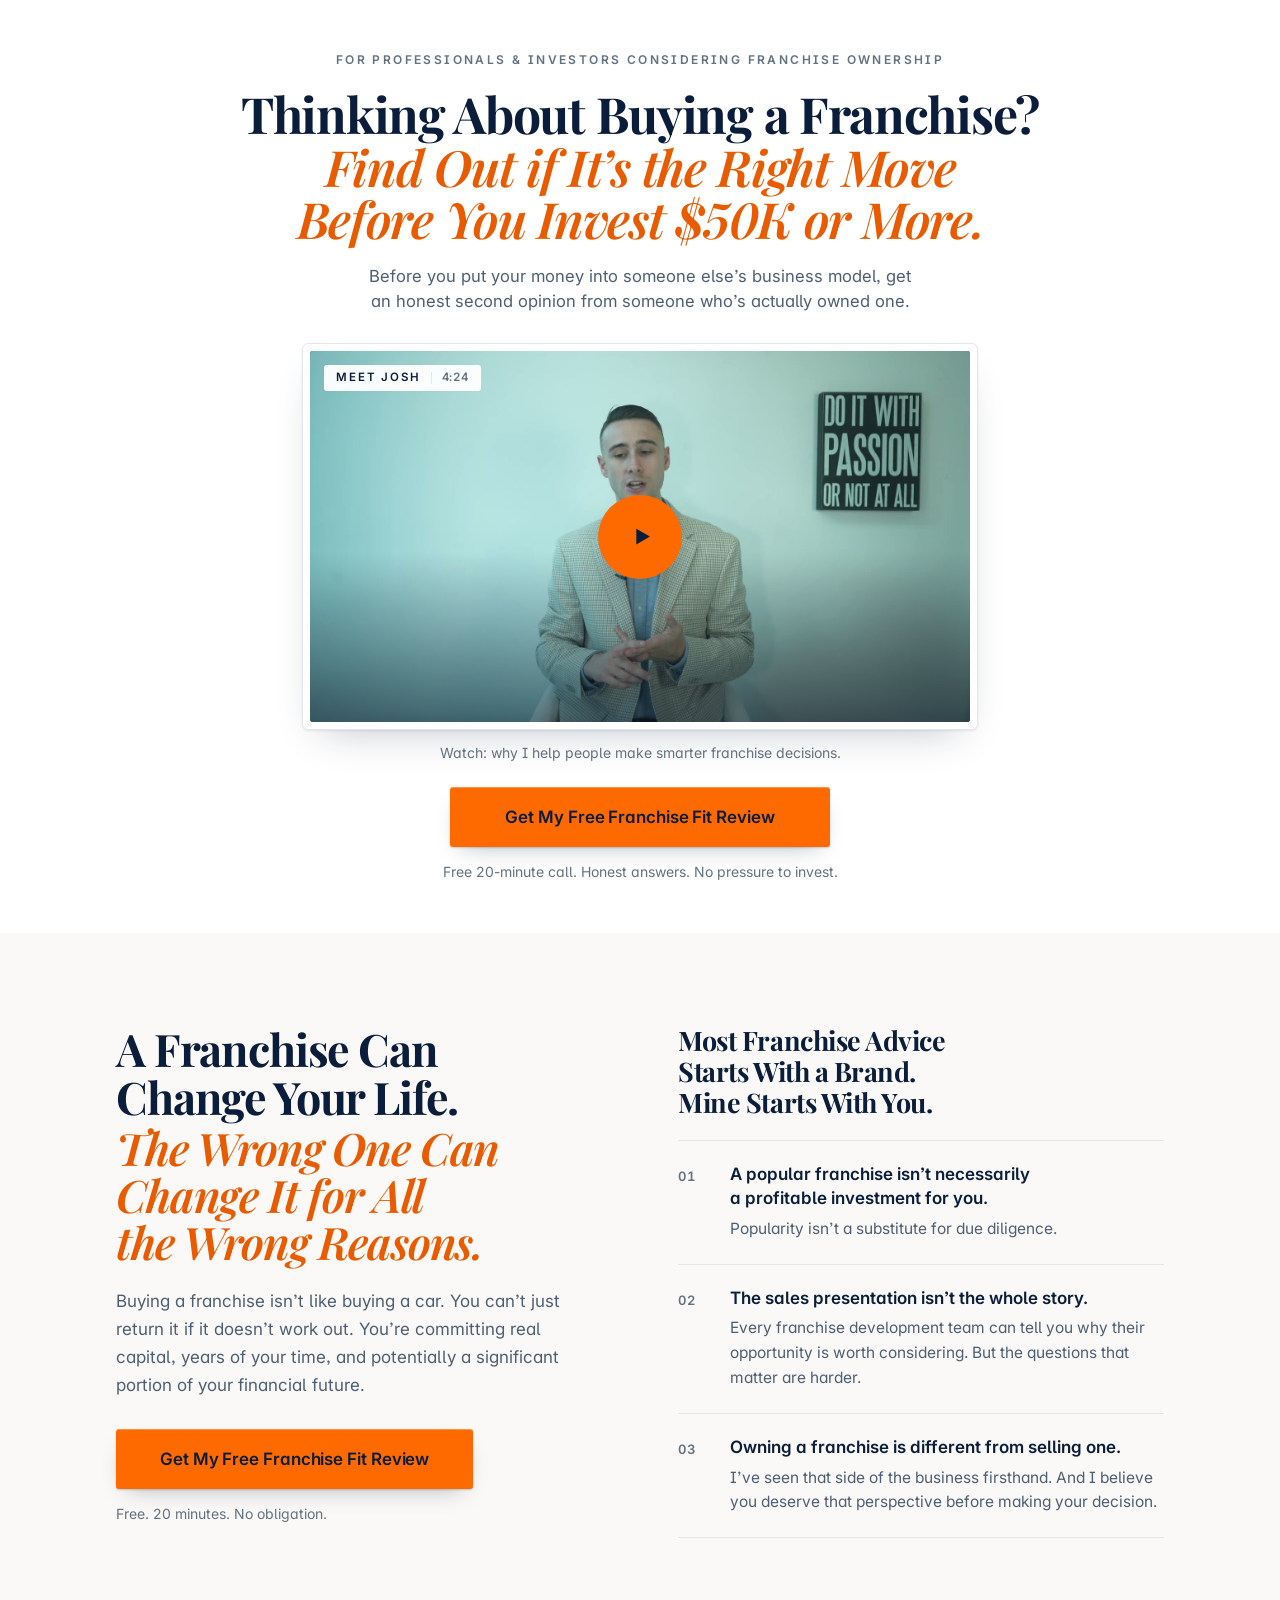
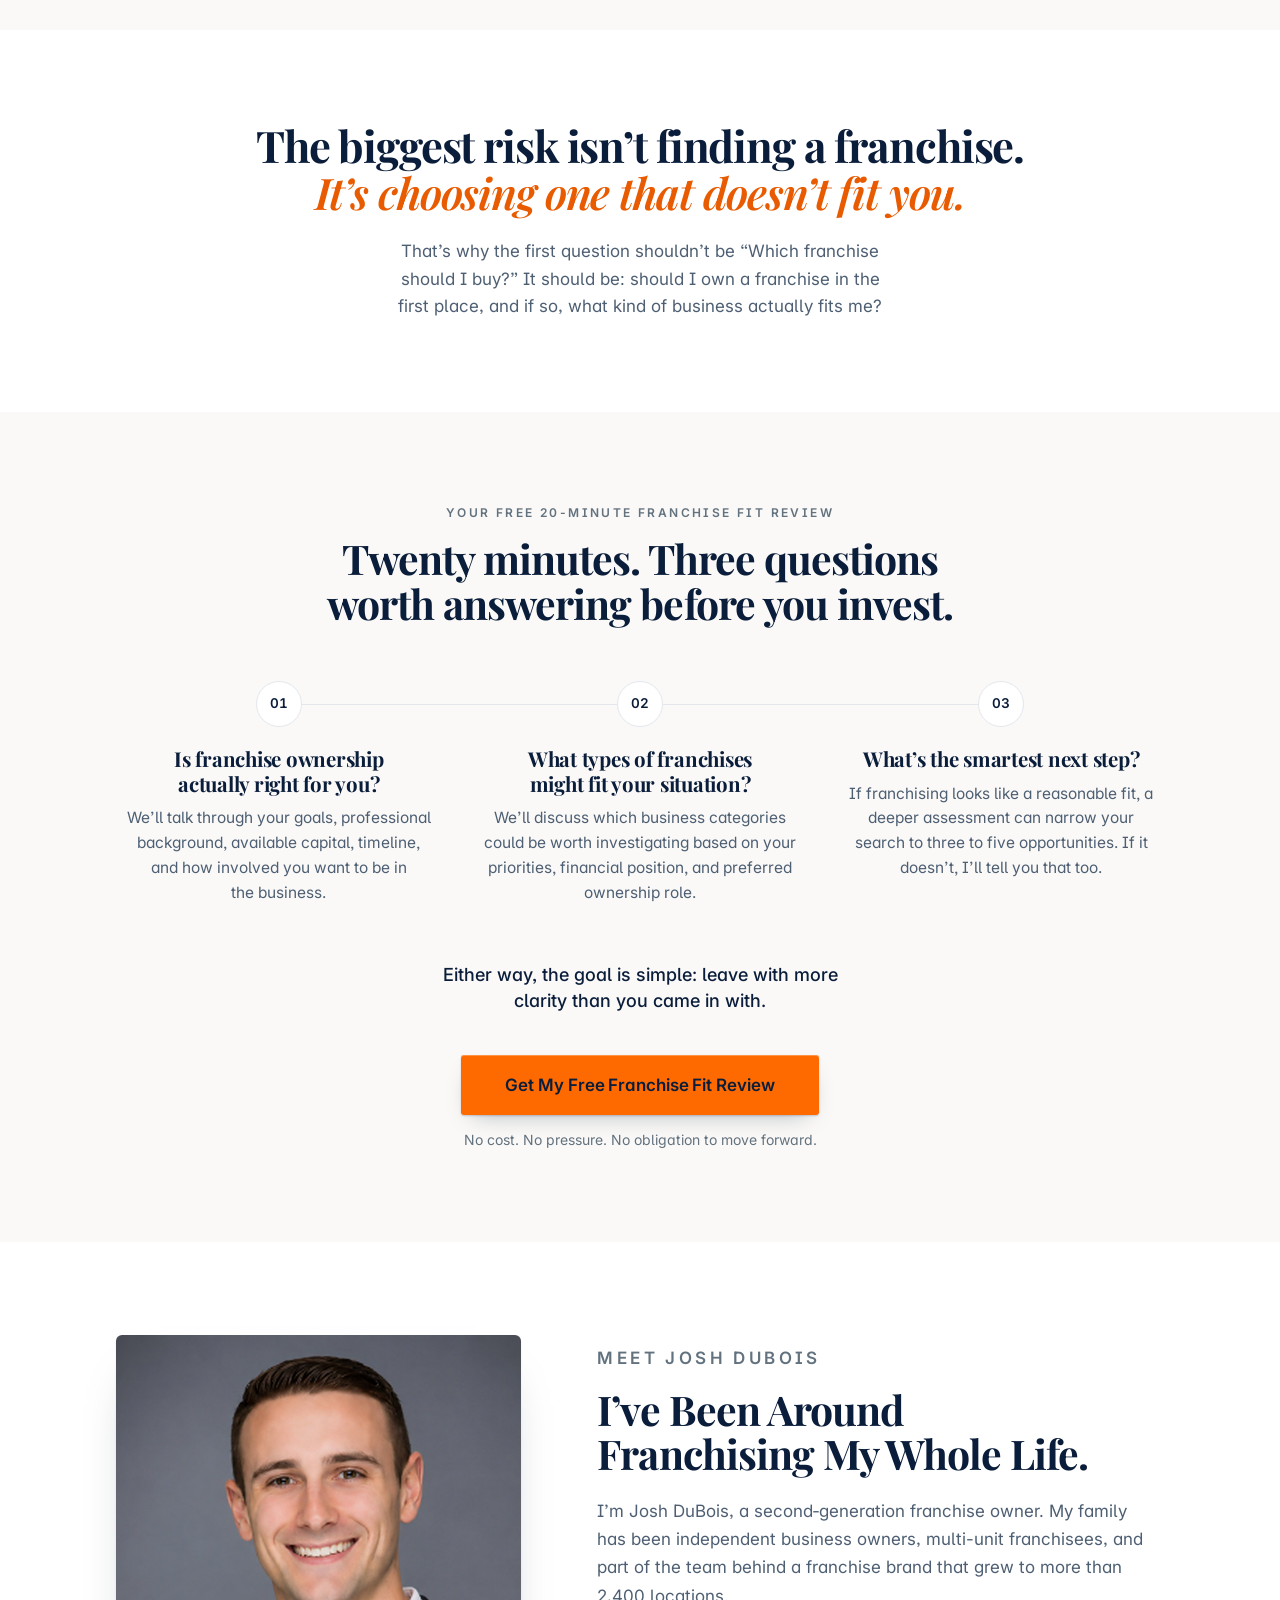
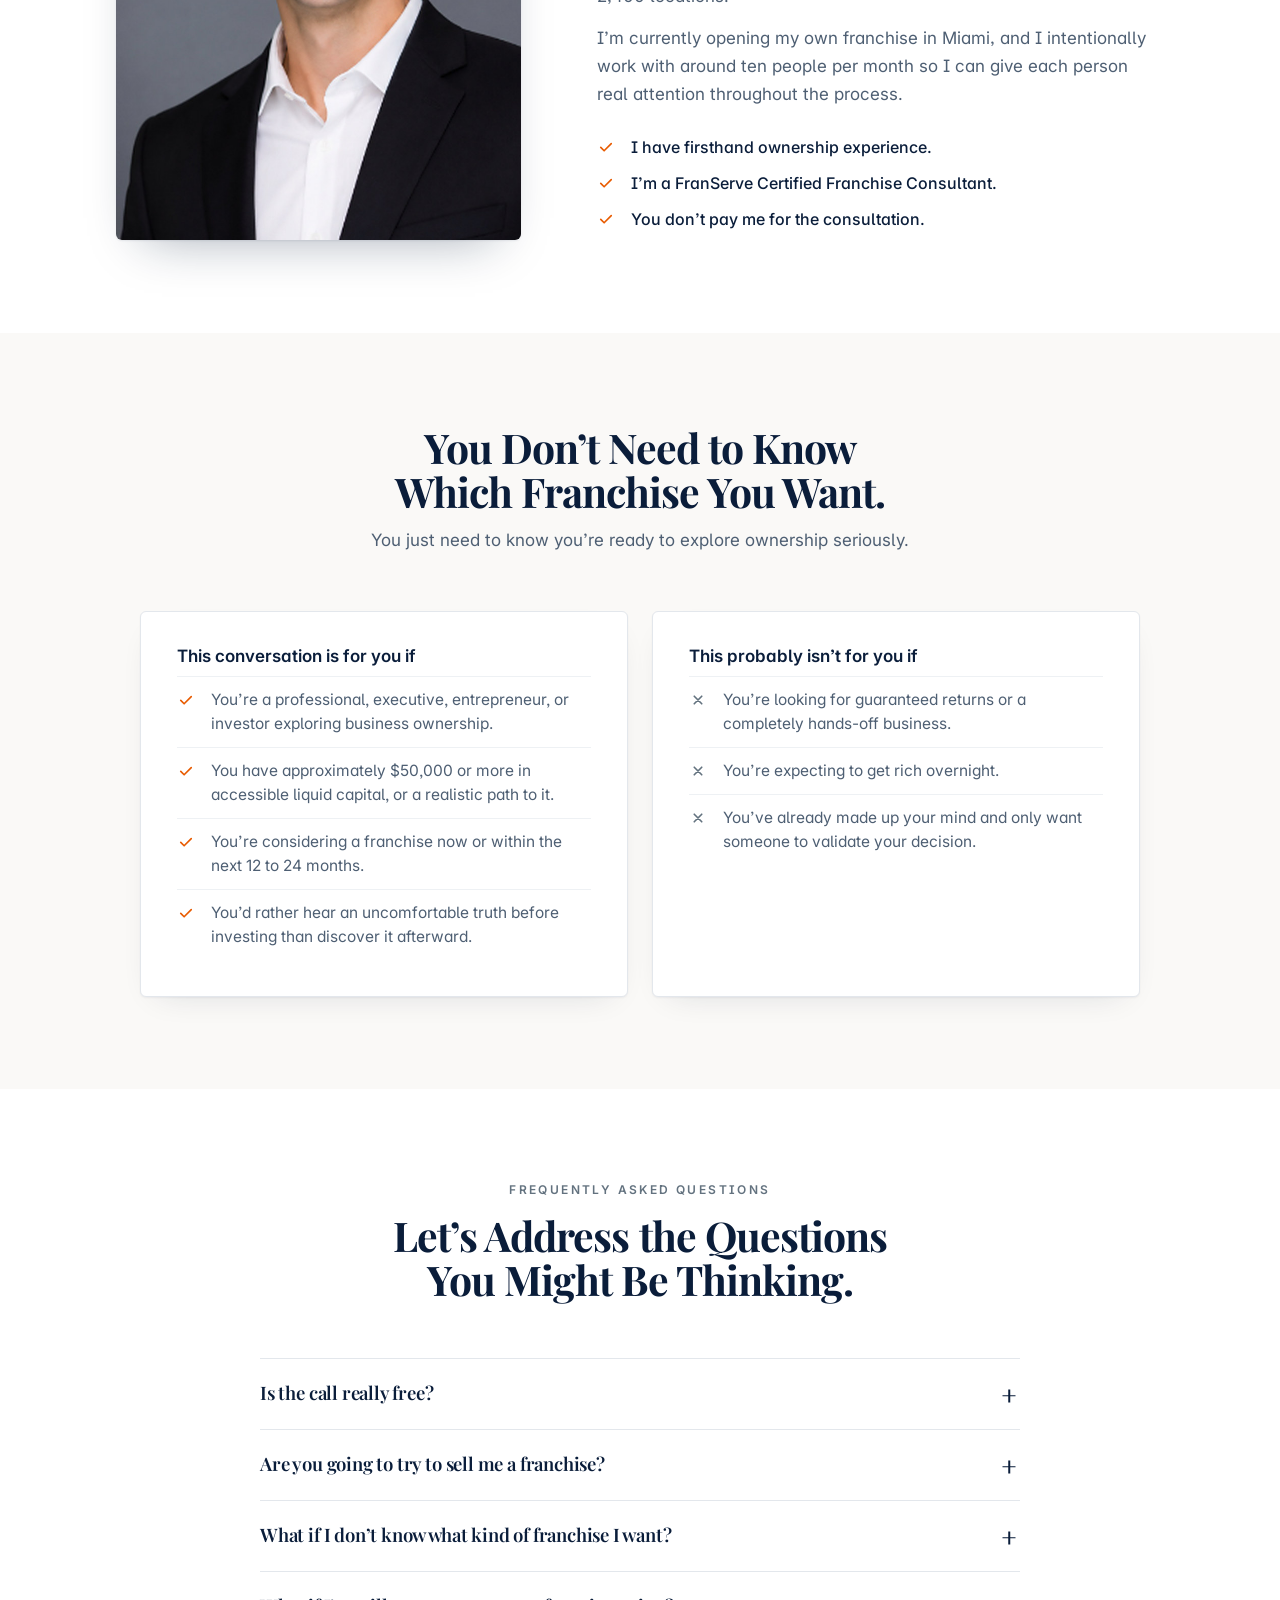
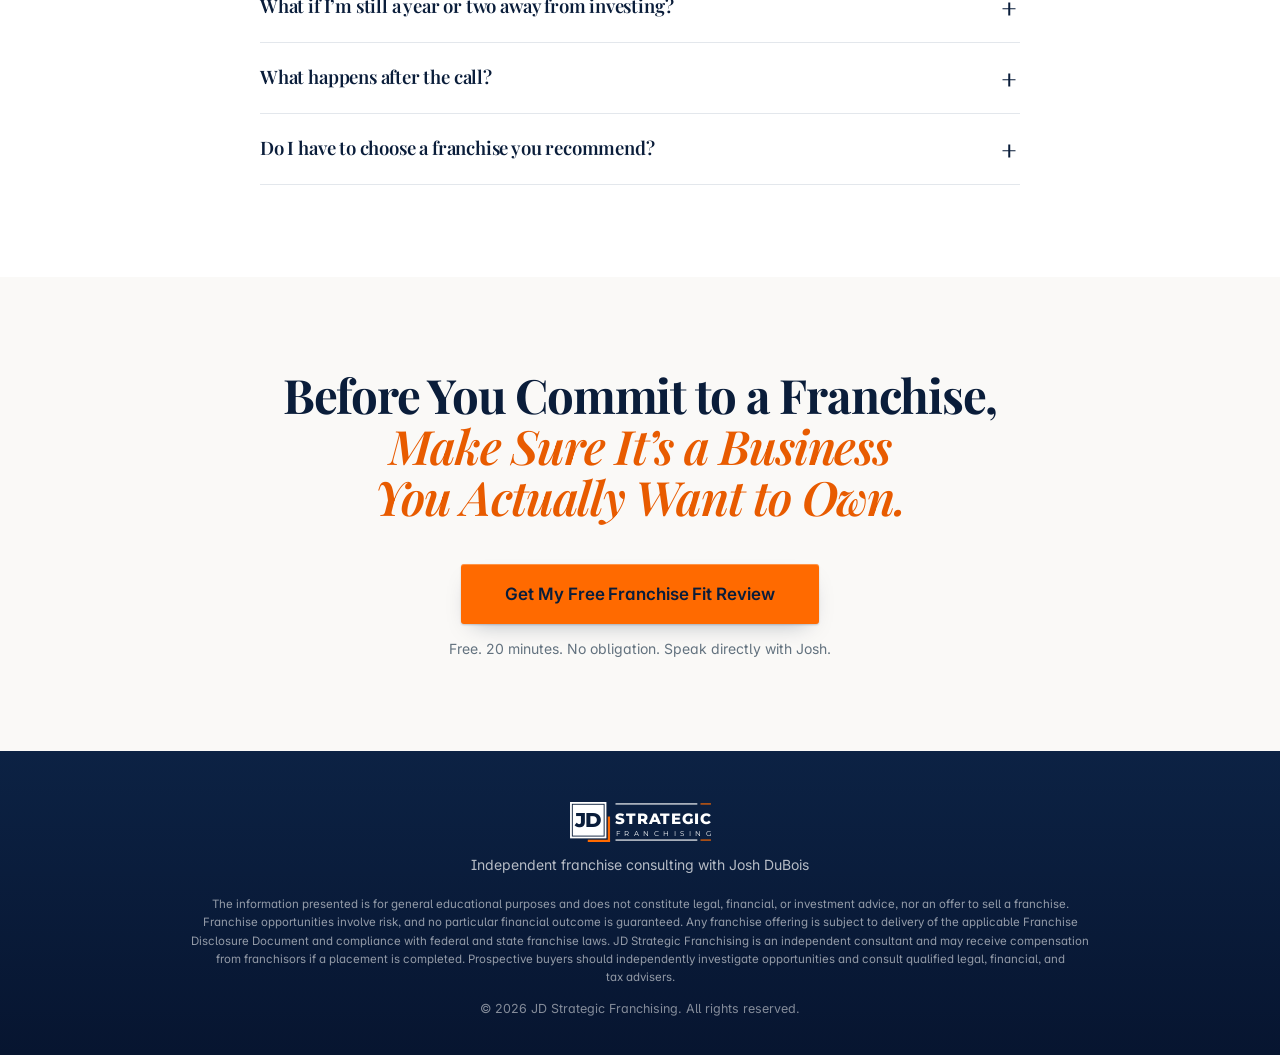
<file: index.html>
<!doctype html>
<html lang="en">
<head>
<meta charset="utf-8">
<meta name="viewport" content="width=device-width, initial-scale=1, viewport-fit=cover">
<title>Thinking About Buying a Franchise? Get a Free Franchise Fit Review | JD Strategic Franchising</title>
<meta name="description" content="Before you invest $50K or more in a franchise, get an honest second opinion from someone who has actually owned one. A free 20-minute Franchise Fit Review with Josh DuBois.">
<meta name="theme-color" content="#0A1D3A">
<meta property="og:type" content="website">
<meta property="og:title" content="Thinking about buying a franchise? Find out if it's the right move before you invest $50K or more.">
<meta property="og:description" content="A free 20-minute Franchise Fit Review with Josh DuBois, second&#8209;generation franchise owner. Honest answers, no pressure to invest.">
<meta property="og:image" content="assets/og.jpg">
<meta name="twitter:card" content="summary_large_image">
<meta name="twitter:image" content="assets/og.jpg">
<link rel="icon" type="image/png" sizes="64x64" href="assets/favicon.png">
<link rel="apple-touch-icon" sizes="180x180" href="assets/apple-touch-icon.png">
<link rel="preconnect" href="https://fonts.googleapis.com">
<link rel="preconnect" href="https://fonts.gstatic.com" crossorigin>
<link href="https://fonts.googleapis.com/css2?family=Playfair+Display:ital,wght@0,400..900;1,400..900&family=Inter:opsz,wght@14..32,400..700&family=Montserrat:wght@400;800&display=swap" rel="stylesheet">
<link rel="preload" as="image" href="assets/vsl/poster.jpg">
<link rel="stylesheet" href="assets/optin.css?v=915c650b25">
</head>
<body>
<svg width="0" height="0" style="position:absolute" aria-hidden="true">
  <symbol id="jd-mark" viewBox="0 0 620 176">
    <rect x="0" y="0" width="160" height="160" fill="var(--logo-box,#0A1D3A)"/>
    <rect x="10" y="10" width="140" height="140" fill="none" stroke="var(--logo-on-box,#fff)" stroke-width="4"/>
    <text x="80" y="111" text-anchor="middle" font-family="Montserrat,Inter,system-ui,sans-serif" font-weight="800" font-size="88" letter-spacing="-3" fill="var(--logo-on-box,#fff)">JD</text>
    <rect x="166" y="64" width="10" height="112" fill="#FF6A00"/>
    <rect x="78" y="166" width="98" height="10" fill="#FF6A00"/>
    <rect x="200" y="6" width="360" height="5" fill="currentColor"/>
    <rect x="574" y="6" width="46" height="5" fill="#FF6A00"/>
    <text x="200" y="98" font-family="Montserrat,Inter,system-ui,sans-serif" font-weight="800" font-size="66" textLength="420" lengthAdjust="spacing" fill="currentColor">STRATEGIC</text>
    <text x="201" y="148" font-family="Montserrat,Inter,system-ui,sans-serif" font-weight="400" font-size="30" textLength="418" lengthAdjust="spacing" fill="currentColor">FRANCHISING</text>
    <rect x="200" y="165" width="360" height="5" fill="currentColor"/>
    <rect x="574" y="165" width="46" height="5" fill="#FF6A00"/>
  </symbol>
  <symbol id="i-play" viewBox="0 0 24 24"><path d="M6 4.5v15l13-7.5z" fill="currentColor"/></symbol>
  <symbol id="i-pause" viewBox="0 0 24 24"><path d="M7 5h3.5v14H7zM13.5 5H17v14h-3.5z" fill="currentColor"/></symbol>
  <symbol id="i-vol" viewBox="0 0 24 24"><path d="M4 9.5h3.5L12 5.5v13l-4.5-4H4z" fill="currentColor"/><path d="M15.5 9a4 4 0 0 1 0 6M18 6.5a7.5 7.5 0 0 1 0 11" fill="none" stroke="currentColor" stroke-width="1.8" stroke-linecap="round"/></symbol>
  <symbol id="i-mute" viewBox="0 0 24 24"><path d="M4 9.5h3.5L12 5.5v13l-4.5-4H4z" fill="currentColor"/><path d="M16 9.5l5 5M21 9.5l-5 5" fill="none" stroke="currentColor" stroke-width="1.8" stroke-linecap="round"/></symbol>
  <symbol id="i-fs" viewBox="0 0 24 24"><path d="M4 9V4h5M15 4h5v5M20 15v5h-5M9 20H4v-5" fill="none" stroke="currentColor" stroke-width="1.8" stroke-linecap="round" stroke-linejoin="round"/></symbol>
  <symbol id="i-check" viewBox="0 0 24 24"><circle cx="12" cy="12" r="10" fill="currentColor" opacity=".14"/><path d="M7.5 12.4l3 3 6-6.4" fill="none" stroke="currentColor" stroke-width="2.1" stroke-linecap="round" stroke-linejoin="round"/></symbol>
  <symbol id="i-tick" viewBox="0 0 24 24"><path d="M5 12.5l4.5 4.5L19 7.5" fill="none" stroke="currentColor" stroke-width="2.2" stroke-linecap="round" stroke-linejoin="round"/></symbol>
  <symbol id="i-cross" viewBox="0 0 24 24"><path d="M7 7l10 10M17 7L7 17" fill="none" stroke="currentColor" stroke-width="2.2" stroke-linecap="round"/></symbol>
  <symbol id="i-x" viewBox="0 0 24 24"><circle cx="12" cy="12" r="10" fill="currentColor" opacity=".18"/><path d="M9 9l6 6M15 9l-6 6" fill="none" stroke="currentColor" stroke-width="2" stroke-linecap="round"/></symbol>
</svg>

<main id="page">

<!-- 01 hero: headline, sub, VSL, button -->
<section class="hero paper" aria-labelledby="h1">
  <div class="wrap">
    <p class="eyebrow hv" style="--i:0">For professionals &amp; investors considering franchise ownership</p>
    <h1 id="h1" class="hv" style="--i:1"><span class="l">Thinking About Buying a Franchise?</span> <span class="l it">Find Out if It&rsquo;s the Right Move</span> <span class="l it">Before You Invest $50K or More.</span></h1>
    <p class="sub hv" style="--i:2">Before you put your money into someone else&rsquo;s business model, get an honest second opinion from someone who&rsquo;s actually owned one.</p>

    <div class="vsl-wrap hv" style="--i:3">
      <div class="bezel">
        <div class="vsl" id="vsl">
          <video class="v-prev" id="vPrev" muted loop playsinline autoplay preload="auto" poster="assets/vsl/poster.jpg" aria-hidden="true" tabindex="-1"><source src="assets/vsl/preview.mp4" type="video/mp4"></video>
          <video class="v-main" id="vMain" playsinline preload="none" poster="assets/vsl/poster.jpg"><source src="assets/vsl/vsl.mp4" type="video/mp4"></video>
          <button class="v-hit" id="vHit" type="button" aria-label="Pause or play the video"></button>
          <button class="v-start" id="vStart" type="button" aria-label="Play Josh's video with sound: why I help people make smarter franchise decisions, 4 minutes 24 seconds">
            <span class="v-chip"><span>Meet Josh</span><i></i><span>4:24</span></span>
            <span class="v-play"><svg aria-hidden="true"><use href="#i-play"/></svg></span>
          </button>
          <span class="v-wait" aria-hidden="true"></span>
          <div class="v-bar" id="vBar">
            <button type="button" id="vToggle" aria-label="Pause"><svg aria-hidden="true"><use href="#i-pause"/></svg></button>
            <span class="v-time" id="vTime">0:00 / 4:24</span>
            <div class="v-scrub" id="vScrub" role="slider" tabindex="0" aria-label="Seek" aria-valuemin="0" aria-valuemax="264" aria-valuenow="0"><span class="v-fill" id="vFill"></span></div>
            <button type="button" id="vMute" aria-label="Mute"><svg aria-hidden="true"><use href="#i-vol"/></svg></button>
            <button type="button" class="v-fs" id="vFs" aria-label="Full screen"><svg aria-hidden="true"><use href="#i-fs"/></svg></button>
          </div>
          <div class="v-end" id="vEnd">
            <p>Find out if franchising fits you before you invest.</p>
            <a class="btn" href="book.html">Get My Free Franchise Fit Review</a>
            <button type="button" class="again" id="vAgain">Watch Again</button>
          </div>
        </div>
      </div>
    </div>

    <p class="v-cap hv" style="--i:4">Watch: why I help people make smarter franchise decisions.</p>
    <div class="act hv" style="--i:4" id="heroAct">
      <a class="btn" href="book.html">Get My Free Franchise Fit Review</a>
      <p class="risk"><span class="nw">Free 20-minute call.</span> <span class="nw">Honest answers.</span> <span class="nw">No pressure to invest.</span></p>
    </div>
  </div>
</section>

<!-- 02 the problem: statement left, the three reasons right (the Justin problem section) -->
<section class="sec cream" aria-labelledby="h-prob">
  <div class="wrap prob">
    <div class="prob-l">
      <h2 id="h-prob" data-r>A Franchise Can Change Your Life. <span class="it br">The Wrong One Can Change It for All the Wrong Reasons.</span></h2>
      <p data-r>Buying a franchise isn&rsquo;t like buying a car. You can&rsquo;t just return it if it doesn&rsquo;t work out. You&rsquo;re committing real capital, years of your time, and potentially a significant portion of your financial future.</p>
      <div class="act left" data-r>
        <a class="btn" href="book.html">Get My Free Franchise Fit Review</a>
        <p class="risk"><span class="nw">Free. 20 minutes.</span> <span class="nw">No obligation.</span></p>
      </div>
    </div>
    <div class="prob-r">
      <h3 data-r>Most Franchise Advice Starts With a Brand. Mine Starts With You.</h3>
      <ol class="nums">
        <li data-r><span class="n">01</span><div><h4>A popular franchise isn&rsquo;t necessarily a profitable investment for you.</h4><p>Popularity isn&rsquo;t a substitute for due diligence.</p></div></li>
        <li data-r><span class="n">02</span><div><h4>The sales presentation isn&rsquo;t the whole story.</h4><p>Every franchise development team can tell you why their opportunity is worth considering. But the questions that matter are harder.</p></div></li>
        <li data-r><span class="n">03</span><div><h4>Owning a franchise is different from selling one.</h4><p>I&rsquo;ve seen that side of the business firsthand. And I believe you deserve that perspective before making your decision.</p></div></li>
      </ol>
    </div>
  </div>
</section>

<!-- 03 the reframe -->
<section class="sec paper reframe" aria-labelledby="h-re">
  <div class="wrap center">
    <h2 id="h-re" data-r>The biggest risk isn&rsquo;t finding a franchise. <span class="it br">It&rsquo;s choosing one that doesn&rsquo;t fit you.</span></h2>
    <p class="lede" data-r>That&rsquo;s why the first question shouldn&rsquo;t be &ldquo;Which franchise should I buy?&rdquo; It should be: should I own a franchise in the first place, and if so, what kind of business actually fits me?</p>
  </div>
</section>

<!-- 04 the franchise fit review -->
<section class="sec cream" aria-labelledby="h-review">
  <div class="wrap">
    <div class="head center">
      <p class="eyebrow" data-r>Your Free 20-Minute Franchise Fit Review</p>
      <h2 id="h-review" data-r>Twenty minutes. Three questions worth answering before you invest.</h2>
    </div>
    <ol class="steps">
      <li data-r><span class="dot">01</span><h3>Is franchise ownership actually right for you?</h3><p>We&rsquo;ll talk through your goals, professional background, available capital, timeline, and how involved you want to be in the business.</p></li>
      <li data-r><span class="dot">02</span><h3>What types of franchises might fit your situation?</h3><p>We&rsquo;ll discuss which business categories could be worth investigating based on your priorities, financial position, and preferred ownership role.</p></li>
      <li data-r><span class="dot">03</span><h3>What&rsquo;s the smartest next step?</h3><p>If franchising looks like a reasonable fit, a deeper assessment can narrow your search to three to five opportunities. If it doesn&rsquo;t, I&rsquo;ll tell you that too.</p></li>
    </ol>
    <p class="goal" data-r>Either way, the goal is simple: leave with more clarity than you came in with.</p>
    <div class="act" data-r>
      <a class="btn" href="book.html">Get My Free Franchise Fit Review</a>
      <p class="risk"><span class="nw">No cost. No pressure.</span> <span class="nw">No obligation to move forward.</span></p>
    </div>
  </div>
</section>

<!-- 05 meet josh: photo, headline, two paragraphs, three facts. Nothing under it. -->
<section class="sec paper" aria-labelledby="h-josh">
  <div class="wrap host">
    <figure class="host-fig" data-r><img src="assets/josh/hero-portrait@800.jpg" srcset="assets/josh/hero-portrait@800.jpg 800w, assets/josh/hero-portrait.jpg 1276w" sizes="(max-width:900px) 100vw, 440px" width="800" height="1000" alt="Josh DuBois, franchise owner and FranServe Certified Franchise Consultant" loading="lazy" decoding="async"></figure>
    <div class="host-copy">
      <p class="eyebrow" data-r>Meet Josh DuBois</p>
      <h2 id="h-josh" data-r>I&rsquo;ve Been Around Franchising My Whole Life.</h2>
      <p data-r>I&rsquo;m Josh DuBois, a second&#8209;generation franchise owner. My family has been independent business owners, <span class="nw">multi-unit</span> franchisees, and part of the team behind a franchise brand that grew to more than 2,400 locations.</p>
      <p data-r>I&rsquo;m currently opening my own franchise in Miami, and I intentionally work with around ten people per month so I can give each person real attention throughout the process.</p>
      <ul class="checks" data-r>
        <li><svg aria-hidden="true"><use href="#i-tick"/></svg>I have firsthand ownership experience.</li>
        <li><svg aria-hidden="true"><use href="#i-tick"/></svg>I&rsquo;m a FranServe Certified Franchise Consultant.</li>
        <li><svg aria-hidden="true"><use href="#i-tick"/></svg>You don&rsquo;t pay me for the consultation.</li>
      </ul>
    </div>
  </div>
</section>

<!-- 06 is this call right for you -->
<section class="sec cream" id="fit" aria-labelledby="h-fit">
  <div class="wrap">
    <div class="head center">
      <h2 id="h-fit" data-r>You Don&rsquo;t Need to Know Which Franchise You Want.</h2>
      <p class="lede" data-r>You just need to know you&rsquo;re ready to explore ownership seriously.</p>
    </div>
    <div class="qual">
      <div class="qcard" data-r>
        <h3>This conversation is for you if</h3>
        <ul>
          <li><svg aria-hidden="true"><use href="#i-tick"/></svg><span>You&rsquo;re a professional, executive, entrepreneur, or investor exploring business ownership.</span></li>
          <li><svg aria-hidden="true"><use href="#i-tick"/></svg><span>You have approximately $50,000 or more in accessible liquid capital, or a realistic path to it.</span></li>
          <li><svg aria-hidden="true"><use href="#i-tick"/></svg><span>You&rsquo;re considering a franchise now or within the next 12 to 24 months.</span></li>
          <li><svg aria-hidden="true"><use href="#i-tick"/></svg><span>You&rsquo;d rather hear an uncomfortable truth before investing than discover it afterward.</span></li>
        </ul>
      </div>
      <div class="qcard no" data-r>
        <h3>This probably isn&rsquo;t for you if</h3>
        <ul>
          <li><svg aria-hidden="true"><use href="#i-cross"/></svg><span>You&rsquo;re looking for guaranteed returns or a completely hands-off business.</span></li>
          <li><svg aria-hidden="true"><use href="#i-cross"/></svg><span>You&rsquo;re expecting to get rich overnight.</span></li>
          <li><svg aria-hidden="true"><use href="#i-cross"/></svg><span>You&rsquo;ve already made up your mind and only want someone to validate your decision.</span></li>
        </ul>
      </div>
    </div>
  </div>
</section>

<!-- 07 faq -->
<section class="sec paper" aria-labelledby="h-faq">
  <div class="wrap">
    <div class="head center">
      <p class="eyebrow" data-r>Frequently Asked Questions</p>
      <h2 id="h-faq" data-r>Let&rsquo;s Address the Questions You Might Be Thinking.</h2>
    </div>
    <div class="faq" data-r>
      <div class="faq-i"><button class="faq-q" type="button" aria-expanded="false"><span>Is the call really free?</span><span class="faq-ic" aria-hidden="true"></span></button><div class="faq-a"><div class="in"><p>Yes. There&rsquo;s no fee for the consultation and no obligation to invest in anything.</p><p>If you eventually move forward with a franchise I introduce, I may receive compensation from the franchisor. I&rsquo;ll explain that relationship openly.</p></div></div></div>
      <div class="faq-i"><button class="faq-q" type="button" aria-expanded="false"><span>Are you going to try to sell me a franchise?</span><span class="faq-ic" aria-hidden="true"></span></button><div class="faq-a"><div class="in"><p>The purpose of our first conversation is to understand your situation and evaluate whether franchising is even worth exploring.</p><p>If it is, we can discuss possible next steps. If it isn&rsquo;t, I&rsquo;ll say so. You make the final decision, and there&rsquo;s no pressure to move forward.</p></div></div></div>
      <div class="faq-i"><button class="faq-q" type="button" aria-expanded="false"><span>What if I don&rsquo;t know what kind of franchise I want?</span><span class="faq-ic" aria-hidden="true"></span></button><div class="faq-a"><div class="in"><p>That&rsquo;s completely fine. In fact, I&rsquo;d rather start with your goals, finances, and lifestyle than have you fall in love with a brand before you&rsquo;ve evaluated whether it fits.</p></div></div></div>
      <div class="faq-i"><button class="faq-q" type="button" aria-expanded="false"><span>What if I&rsquo;m still a year or two away from investing?</span><span class="faq-ic" aria-hidden="true"></span></button><div class="faq-a"><div class="in"><p>That&rsquo;s fine if you&rsquo;re seriously considering ownership and want to understand what it would take. Planning ahead can give you more time to evaluate your options.</p></div></div></div>
      <div class="faq-i"><button class="faq-q" type="button" aria-expanded="false"><span>What happens after the call?</span><span class="faq-ic" aria-hidden="true"></span></button><div class="faq-a"><div class="in"><p>If we both agree it makes sense to continue, I&rsquo;ll walk you through a more detailed assessment of your background, financial criteria, preferred role, and business goals. From there, we can explore a shortlist of franchise brands that meet your criteria and are available in your market.</p><p>You&rsquo;ll still need to conduct your own due diligence, review the relevant Franchise Disclosure Documents, and consult appropriate legal and financial professionals before making an investment.</p></div></div></div>
      <div class="faq-i"><button class="faq-q" type="button" aria-expanded="false"><span>Do I have to choose a franchise you recommend?</span><span class="faq-ic" aria-hidden="true"></span></button><div class="faq-a"><div class="in"><p>Absolutely not. My role is to help you evaluate options and understand the process. Your investment decision is always yours.</p></div></div></div>
    </div>
  </div>
</section>

<!-- 08 close -->
<section class="sec cream close" id="close" aria-labelledby="h-close">
  <div class="wrap center">
    <h2 id="h-close" data-r>Before You Commit to a Franchise, <span class="it br">Make Sure It&rsquo;s a Business You Actually Want to Own.</span></h2>
    <div class="act" data-r>
      <a class="btn" href="book.html">Get My Free Franchise Fit Review</a>
      <p class="risk"><span class="nw">Free. 20 minutes.</span> <span class="nw">No obligation.</span> <span class="nw">Speak directly with Josh.</span></p>
    </div>
  </div>
</section>



</main>

<footer class="site-foot">
  <svg class="logo" role="img" aria-label="JD Strategic Franchising"><use href="#jd-mark"/></svg>
  <p class="tag">Independent franchise consulting with Josh DuBois</p>
  <p class="legal">The information presented is for general educational purposes and does not constitute legal, financial, or investment advice, nor an offer to sell a franchise. Franchise opportunities involve risk, and no particular financial outcome is guaranteed. Any franchise offering is subject to delivery of the applicable Franchise Disclosure Document and compliance with federal and state franchise laws. JD Strategic Franchising is an independent consultant and may receive compensation from franchisors if a placement is completed. Prospective buyers should independently investigate opportunities and consult qualified legal, financial, and tax advisers.</p>
  <p class="copy">&copy; 2026 JD Strategic Franchising. All rights reserved.</p>
</footer>

<dialog id="optin" aria-labelledby="optin-title">
  <div class="sheet">
    <button class="x" type="button" id="optClose" aria-label="Close"><svg viewBox="0 0 24 24" aria-hidden="true"><path d="M6 6l12 12M18 6L6 18" fill="none" stroke="currentColor" stroke-width="2" stroke-linecap="round"/></svg></button>
    <p class="step">Step 1 of 2</p>
    <h2 id="optin-title">Where should Josh reach you?</h2>
    <p class="sheet-sub">Next, you&rsquo;ll pick a time for your free 20-minute Franchise Fit Review.</p>
    <form id="optForm" novalidate>
      <div class="field"><label for="f-name">Your Full Name</label><input id="f-name" name="name" autocomplete="name" required><p class="err">Please type your full name.</p></div>
      <div class="field"><label for="f-email">Email Address</label><input id="f-email" name="email" type="email" inputmode="email" autocomplete="email" required><p class="err">Please check your email address.</p></div>
      <div class="field"><label for="f-phone">Phone Number</label><input id="f-phone" name="phone" type="tel" inputmode="tel" autocomplete="tel" required><p class="err">Please type a phone number with 10 digits.</p></div>
      <button class="btn" type="submit" id="optSubmit">Next: Pick Your Time</button>
      <p class="risk">Your details go only to Josh. No spam, ever.</p>
    </form>
  </div>
</dialog>

<div class="dock" id="dock"><a class="btn" href="book.html">Get My Free Franchise Fit Review</a></div>

<script src="assets/optin.js?v=b2b912a198"></script>
</body>
</html>
</file>
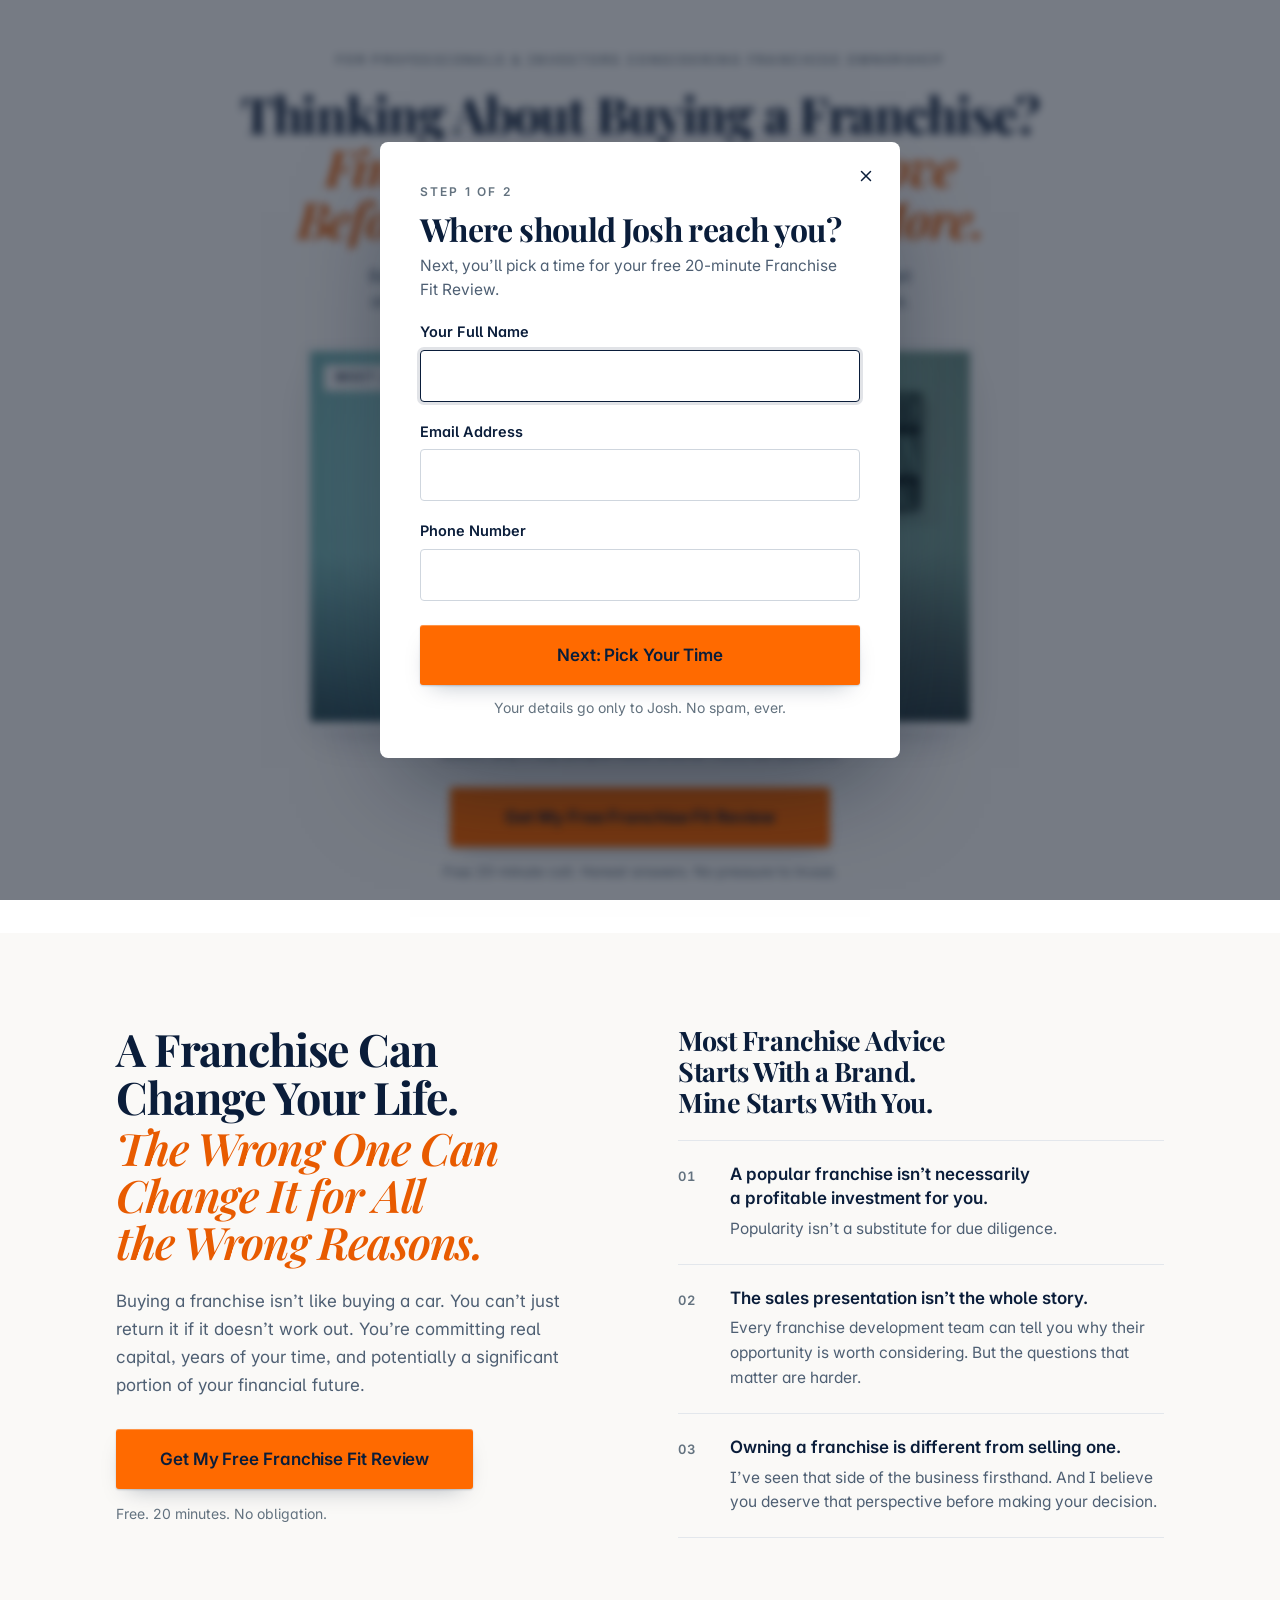
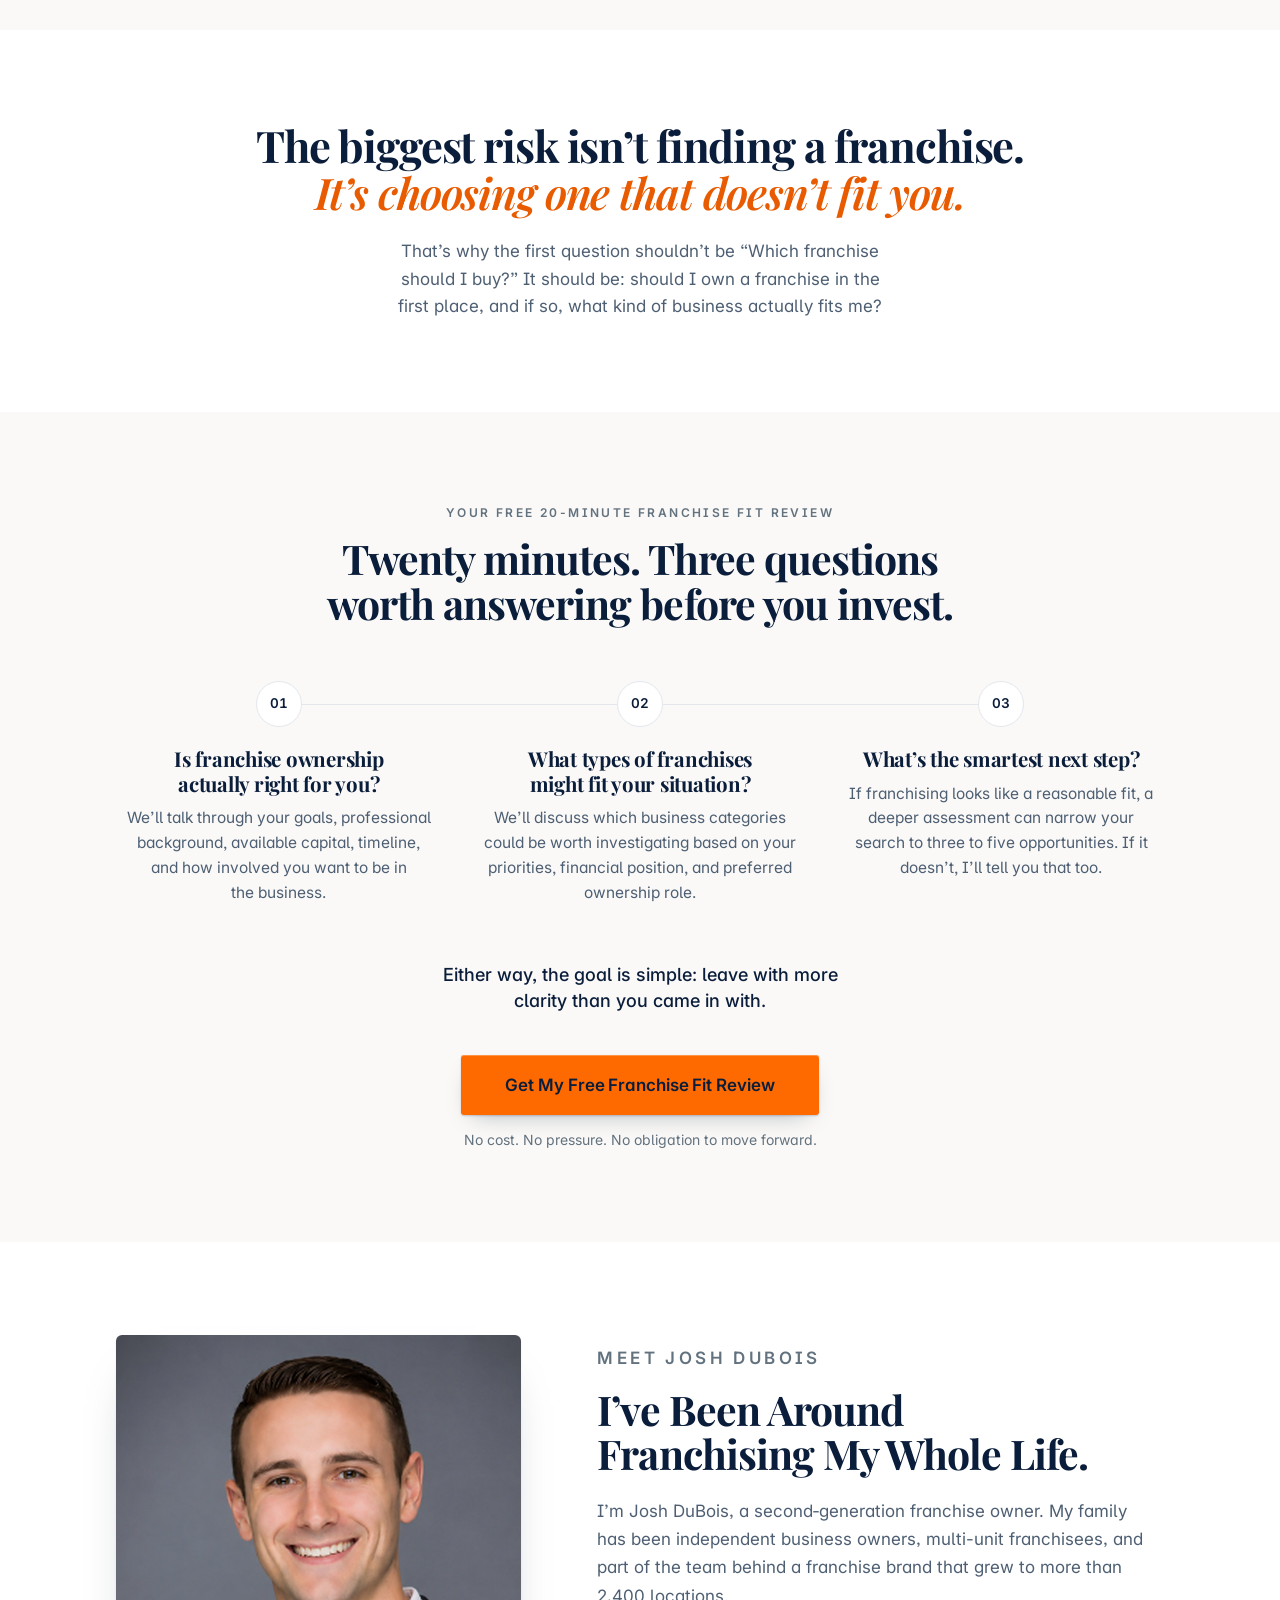
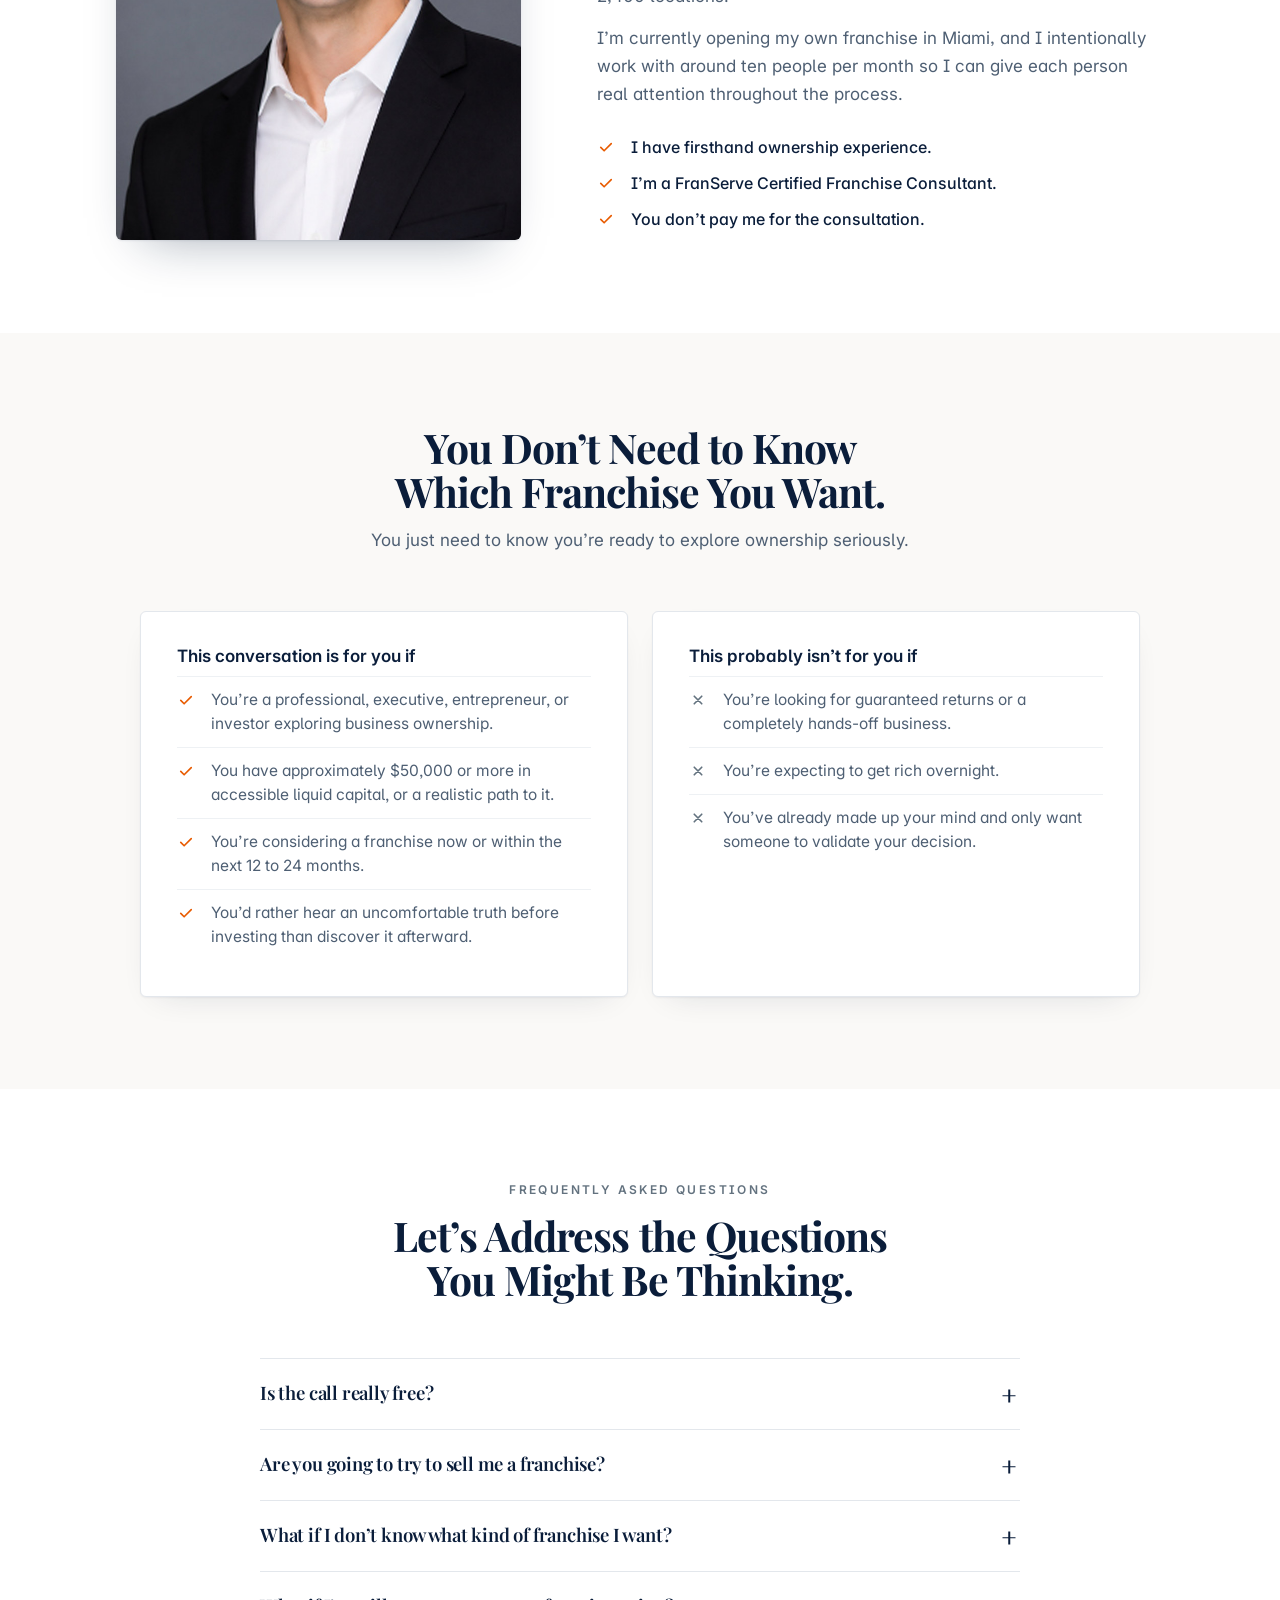
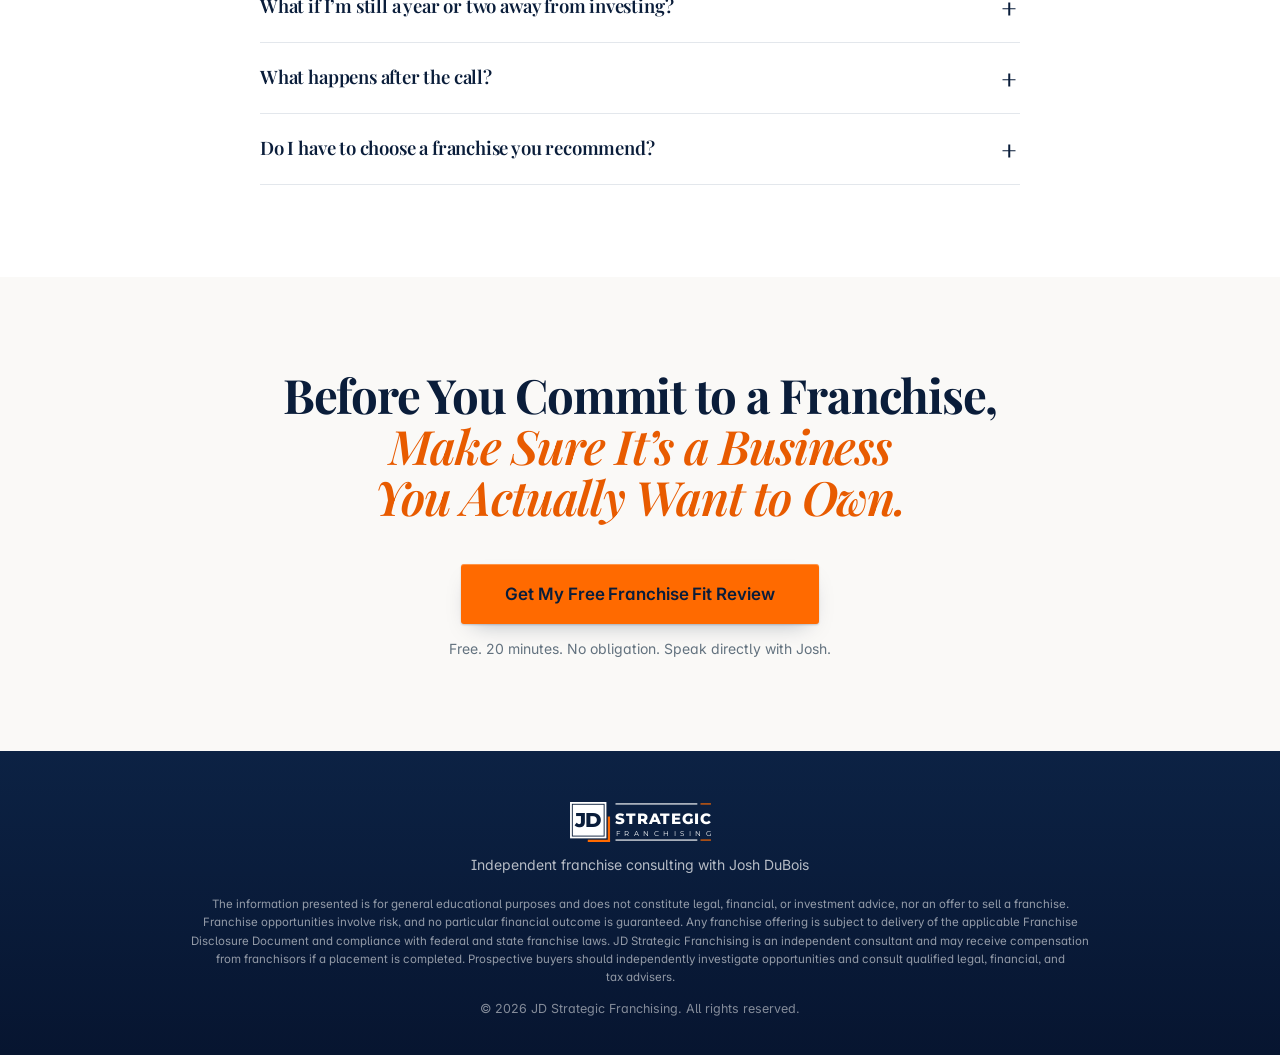
<file: book.html>
<!doctype html>
<html lang="en">
<head>
<meta charset="utf-8">
<meta name="viewport" content="width=device-width, initial-scale=1, viewport-fit=cover">
<title>Pick Your Time with Josh DuBois | JD Strategic Franchising</title>
<meta name="description" content="Pick a time on Josh DuBois's live calendar for your free 20-minute Franchise Fit Review.">
<meta name="robots" content="noindex">
<meta name="theme-color" content="#0A1D3A">
<link rel="icon" type="image/png" sizes="64x64" href="assets/favicon.png">
<link rel="apple-touch-icon" sizes="180x180" href="assets/apple-touch-icon.png">
<meta property="og:title" content="Pick your time with Josh DuBois">
<meta property="og:image" content="assets/og.jpg">
<link rel="preconnect" href="https://fonts.googleapis.com">
<link rel="preconnect" href="https://fonts.gstatic.com" crossorigin>
<link rel="preconnect" href="https://api.leadconnectorhq.com">
<link href="https://fonts.googleapis.com/css2?family=Playfair+Display:ital,wght@0,400..900;1,400..900&family=Inter:opsz,wght@14..32,400..700&family=Montserrat:wght@400;800&display=swap" rel="stylesheet">
<link rel="stylesheet" href="assets/funnel.css?v=ff68722fd2">
</head>
<body class="bookpage" data-page="book">
<svg width="0" height="0" style="position:absolute" aria-hidden="true">
  <symbol id="jd-mark" viewBox="0 0 620 176">
    <rect x="0" y="0" width="160" height="160" fill="var(--logo-box,#0A1D3A)"/>
    <rect x="10" y="10" width="140" height="140" fill="none" stroke="var(--logo-on-box,#fff)" stroke-width="4"/>
    <text x="80" y="111" text-anchor="middle" font-family="Montserrat,Inter,system-ui,sans-serif" font-weight="800" font-size="88" letter-spacing="-3" fill="var(--logo-on-box,#fff)">JD</text>
    <rect x="166" y="64" width="10" height="112" fill="#FF6A00"/>
    <rect x="78" y="166" width="98" height="10" fill="#FF6A00"/>
    <rect x="200" y="6" width="360" height="5" fill="currentColor"/>
    <rect x="574" y="6" width="46" height="5" fill="#FF6A00"/>
    <text x="200" y="98" font-family="Montserrat,Inter,system-ui,sans-serif" font-weight="800" font-size="66" textLength="420" lengthAdjust="spacing" fill="currentColor">STRATEGIC</text>
    <text x="201" y="148" font-family="Montserrat,Inter,system-ui,sans-serif" font-weight="400" font-size="30" textLength="418" lengthAdjust="spacing" fill="currentColor">FRANCHISING</text>
    <rect x="200" y="165" width="360" height="5" fill="currentColor"/>
    <rect x="574" y="165" width="46" height="5" fill="#FF6A00"/>
  </symbol>
</svg>


<header class="plate-top"><svg class="logo" role="img" aria-label="JD Strategic Franchising"><use href="#jd-mark"/></svg></header>

<main class="stage cal-page">
  <section class="wrap" aria-labelledby="h1">
    <div class="bk-head">
      <h1 id="h1" class="hv" style="--i:0">Pick your time <span class="it">with Josh.</span></h1>
      <p class="lede hv" style="--i:1">Your free 20-minute Franchise Fit Review, in your local time zone.</p>
    </div>
    <div class="cal-wrap hv" style="--i:2">
      <div class="cal">
        <div class="cal-body" id="calBody"><div class="cal-skel" id="calSkel">Loading my live calendar&hellip;</div></div>
      </div>
      <p class="cal-alt">Calendar not loading, or you would rather talk now? <a href="tel:+17867890744">(786) 789-0744</a></p>
    </div>
  </section>
</main>

<footer class="bk-foot"><svg class="logo" role="img" aria-label="JD Strategic Franchising"><use href="#jd-mark"/></svg><p>Independent franchise consulting with Josh DuBois</p><p>&copy; 2026 JD Strategic Franchising. All rights reserved.</p></footer>

<script src="https://link.msgsndr.com/js/form_embed.js" defer></script>
<script src="assets/funnel.js?v=feee1816b8"></script>
</body>
</html>
</file>
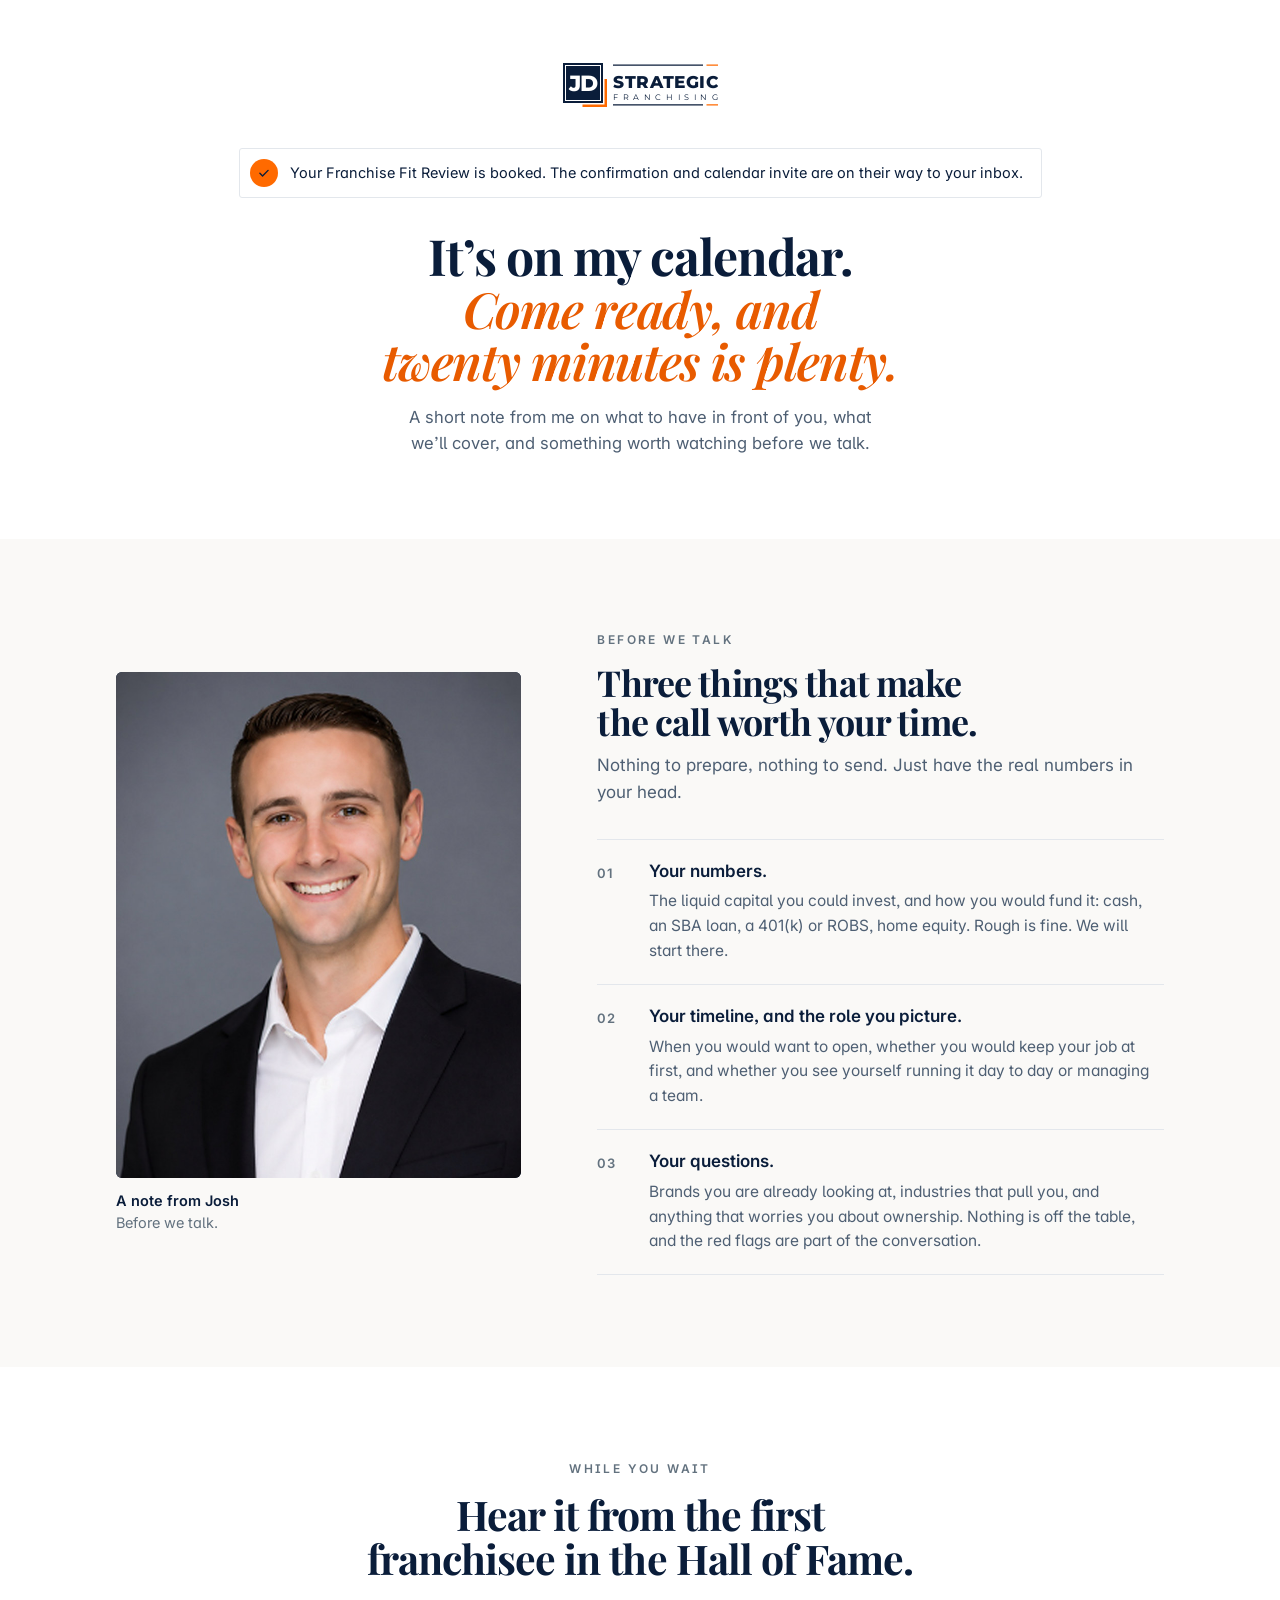
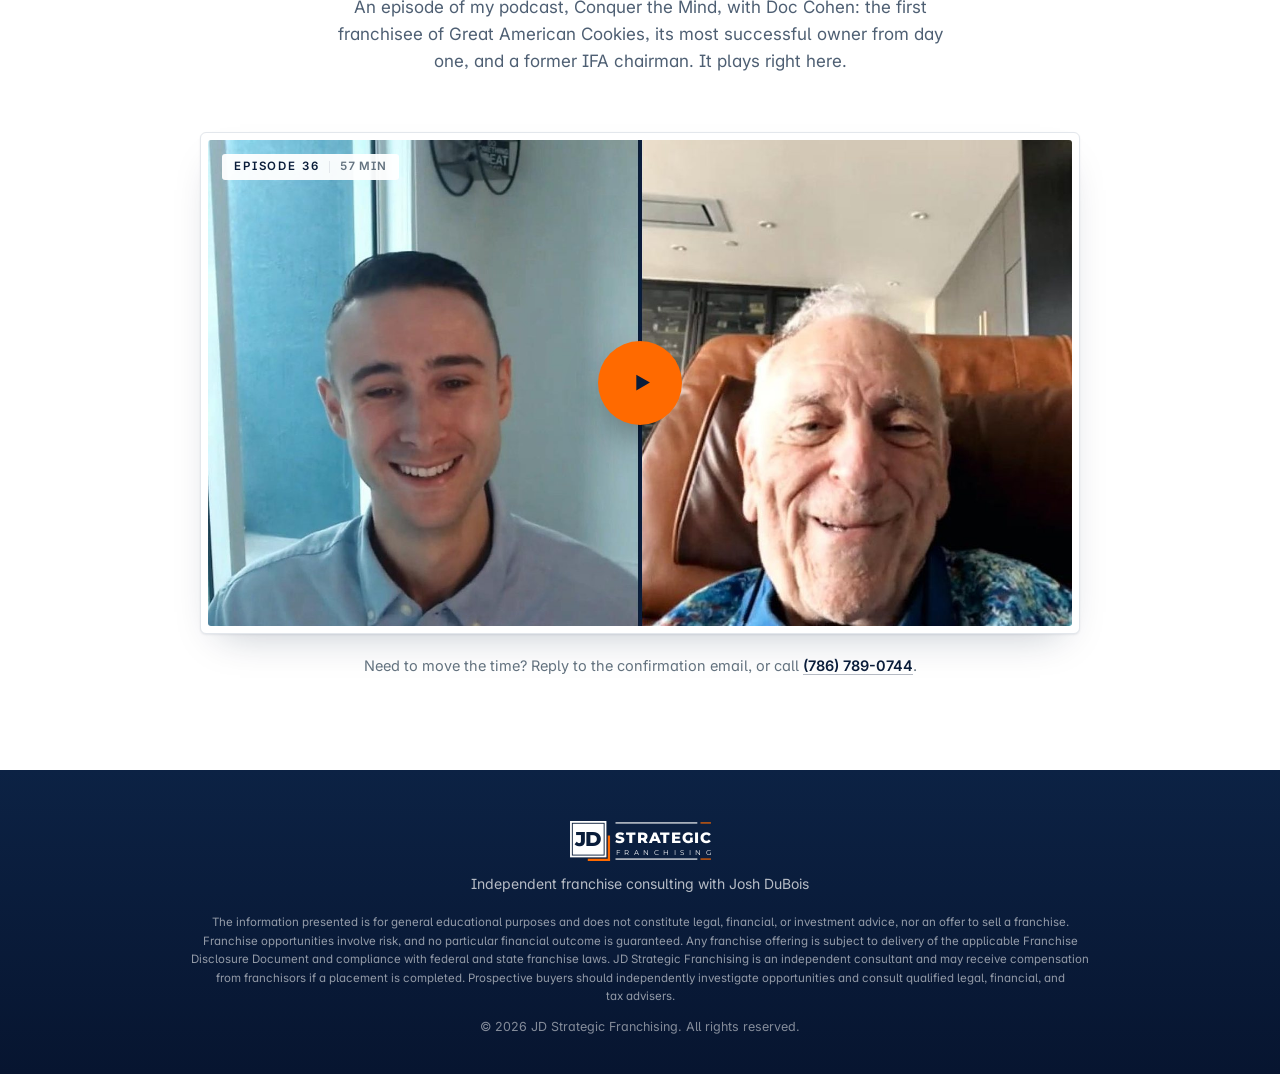
<file: confirmed.html>
<!doctype html>
<html lang="en">
<head>
<meta charset="utf-8">
<meta name="viewport" content="width=device-width, initial-scale=1, viewport-fit=cover">
<title>Your Franchise Fit Review Is Booked | JD Strategic Franchising</title>
<meta name="description" content="Your free Franchise Fit Review with Josh DuBois is on the calendar. What to have in front of you, what we will cover, and something to watch before we talk.">
<meta name="robots" content="noindex">
<meta name="theme-color" content="#0A1D3A">
<link rel="icon" type="image/png" sizes="64x64" href="assets/favicon.png">
<link rel="apple-touch-icon" sizes="180x180" href="assets/apple-touch-icon.png">
<meta property="og:title" content="Your Franchise Fit Review with Josh DuBois is booked">
<meta property="og:image" content="assets/og.jpg">
<link rel="preconnect" href="https://fonts.googleapis.com">
<link rel="preconnect" href="https://fonts.gstatic.com" crossorigin>
<link href="https://fonts.googleapis.com/css2?family=Playfair+Display:ital,wght@0,400..900;1,400..900&family=Inter:opsz,wght@14..32,400..700&family=Montserrat:wght@400;800&display=swap" rel="stylesheet">
<link rel="stylesheet" href="assets/optin.css?v=915c650b25">
</head>
<body>
<svg width="0" height="0" style="position:absolute" aria-hidden="true">
  <symbol id="jd-mark" viewBox="0 0 620 176">
    <rect x="0" y="0" width="160" height="160" fill="var(--logo-box,#0A1D3A)"/>
    <rect x="10" y="10" width="140" height="140" fill="none" stroke="var(--logo-on-box,#fff)" stroke-width="4"/>
    <text x="80" y="111" text-anchor="middle" font-family="Montserrat,Inter,system-ui,sans-serif" font-weight="800" font-size="88" letter-spacing="-3" fill="var(--logo-on-box,#fff)">JD</text>
    <rect x="166" y="64" width="10" height="112" fill="#FF6A00"/>
    <rect x="78" y="166" width="98" height="10" fill="#FF6A00"/>
    <rect x="200" y="6" width="360" height="5" fill="currentColor"/>
    <rect x="574" y="6" width="46" height="5" fill="#FF6A00"/>
    <text x="200" y="98" font-family="Montserrat,Inter,system-ui,sans-serif" font-weight="800" font-size="66" textLength="420" lengthAdjust="spacing" fill="currentColor">STRATEGIC</text>
    <text x="201" y="148" font-family="Montserrat,Inter,system-ui,sans-serif" font-weight="400" font-size="30" textLength="418" lengthAdjust="spacing" fill="currentColor">FRANCHISING</text>
    <rect x="200" y="165" width="360" height="5" fill="currentColor"/>
    <rect x="574" y="165" width="46" height="5" fill="#FF6A00"/>
  </symbol>
  <symbol id="i-tick" viewBox="0 0 24 24"><path d="M5 12.5l4.5 4.5L19 7.5" fill="none" stroke="currentColor" stroke-width="2.4" stroke-linecap="round" stroke-linejoin="round"/></symbol>
  <symbol id="i-play" viewBox="0 0 24 24"><path d="M6 4.5v15l13-7.5z" fill="currentColor"/></symbol>
</svg>

<main id="page">

<!-- 01 confirmed -->
<section class="conf-head paper" aria-labelledby="h1">
  <div class="wrap">
    <svg class="logo top-logo hv" style="--i:0" role="img" aria-label="JD Strategic Franchising"><use href="#jd-mark"/></svg>
    <p class="ok hv" style="--i:1"><span class="ok-mk"><svg aria-hidden="true"><use href="#i-tick"/></svg></span>Your Franchise Fit Review is booked. The confirmation and calendar invite are on their way to your inbox.</p>
    <h1 id="h1" class="hv" style="--i:2"><span class="l">It&rsquo;s on my calendar.</span> <span class="l it">Come ready, and</span> <span class="l it">twenty minutes is plenty.</span></h1>
    <p class="sub hv" style="--i:3">A short note from me on what to have in front of you, what we&rsquo;ll cover, and something worth watching before we talk.</p>
  </div>
</section>

<!-- 02 have these ready: the page 1 split -->
<section class="sec cream" aria-labelledby="h-ready">
  <div class="wrap">
    <div class="split">
      <div class="split-l">
        <figure class="note-fig" data-r><span class="core"><img src="assets/josh/hero-portrait@800.jpg" width="800" height="1000" alt="Josh DuBois" loading="lazy" decoding="async"></span><figcaption><b>A note from Josh</b> Before we talk.</figcaption></figure>
      </div>
      <div class="split-r">
        <p class="eyebrow" data-r>Before we talk</p>
        <h2 class="h2 conf-h2" id="h-ready" data-r>Three things that make the call worth your time.</h2>
        <p class="lede" data-r>Nothing to prepare, nothing to send. Just have the real numbers in your head.</p>
        <ol class="args conf-args">
          <li data-r><span class="n">01</span><div><h3>Your numbers.</h3><p>The liquid capital you could invest, and how you would fund it: cash, an SBA loan, a 401(k) or ROBS, home equity. Rough is fine. We will start there.</p></div></li>
          <li data-r><span class="n">02</span><div><h3>Your timeline, and the role you picture.</h3><p>When you would want to open, whether you would keep your job at first, and whether you see yourself running it day to day or managing a team.</p></div></li>
          <li data-r><span class="n">03</span><div><h3>Your questions.</h3><p>Brands you are already looking at, industries that pull you, and anything that worries you about ownership. Nothing is off the table, and the red flags are part of the conversation.</p></div></li>
        </ol>
      </div>
    </div>
  </div>
</section>

<!-- 04 while you wait -->
<section class="sec paper" aria-labelledby="h-watch">
  <div class="wrap">
    <div class="head center">
      <p class="eyebrow" data-r>While you wait</p>
      <h2 class="h2" id="h-watch" data-r>Hear it from the first franchisee in the Hall of Fame.</h2>
      <p class="lede" data-r>An episode of my podcast, Conquer the Mind, with Doc Cohen: the first franchisee of Great American Cookies, its most successful owner from day one, and a former IFA chairman. It plays right here.</p>
    </div>
    <div class="watch" data-r>
      <div class="bezel"><button class="yt" id="ep" type="button" data-yt="Lm9cs_krnO0" aria-label="Play episode 36, Meet Doc Cohen, 57 minutes">
        <img src="assets/ep36-poster.jpg" width="1600" height="900" alt="" loading="lazy" decoding="async">
        <span class="v-chip"><span>Episode 36</span><i></i><span>57 min</span></span>
        <span class="v-play"><svg aria-hidden="true"><use href="#i-play"/></svg></span>
      </button></div>
      <p class="watch-cap">Need to move the time? Reply to the confirmation email, or call <a href="tel:+17867890744">(786) 789-0744</a>.</p>
    </div>
  </div>
</section>

</main>

<footer class="site-foot">
  <svg class="logo" role="img" aria-label="JD Strategic Franchising"><use href="#jd-mark"/></svg>
  <p class="tag">Independent franchise consulting with Josh DuBois</p>
  <p class="legal">The information presented is for general educational purposes and does not constitute legal, financial, or investment advice, nor an offer to sell a franchise. Franchise opportunities involve risk, and no particular financial outcome is guaranteed. Any franchise offering is subject to delivery of the applicable Franchise Disclosure Document and compliance with federal and state franchise laws. JD Strategic Franchising is an independent consultant and may receive compensation from franchisors if a placement is completed. Prospective buyers should independently investigate opportunities and consult qualified legal, financial, and tax advisers.</p>
  <p class="copy">&copy; 2026 JD Strategic Franchising. All rights reserved.</p>
</footer>


<script src="assets/optin.js?v=b2b912a198"></script>
</body>
</html>
</file>
<file: assets/optin.css>
/* JD Strategic Franchising: the opt-in (VSL) page. A clean funnel on the approved Justin Gray skeleton: one idea per section, nothing sticky.
   Tokens are the live site's (builds/jd-strategic-site/assets/site.css). Hero anatomy is the approved Justin Gray opt-in.
   ASCII only. */
*,*::before,*::after{box-sizing:border-box}
:root{
  --ink:#0A1D3A;--ink-deep:#061020;--ink-2:#0E2547;
  --body:#4E5F73;--muted:#63727F;--faint:#A9B4C1;
  --accent:#FF6A00;--accent-deep:#E55F00;--accent-text:#E85B00;
  --hairline:#E3E7EC;--hairline-2:#EEF1F4;
  --cream:#FAF9F7;--band:#F5F6F8;
  --fd:'Playfair Display',Georgia,'Times New Roman',serif;
  --fb:'Inter',system-ui,-apple-system,sans-serif;
  --ease:cubic-bezier(.22,1,.36,1);--ease-out:cubic-bezier(.23,1,.32,1);
  --gut:clamp(20px,4.4vw,56px);
  --lit-paper:radial-gradient(122% 78% at 50% -14%,#FFFFFF 0%,#FDFCFB 40%,#F7F6F3 100%);
  --lit-cream:radial-gradient(128% 82% at 50% -16%,#FFFFFF 0%,#FCFBF8 36%,#F5F3EE 74%,#EFEDE7 100%);
  --lit-band:radial-gradient(124% 84% at 20% -12%,#FBFCFD 0%,#F3F5F8 48%,#E8EBF0 100%);
  --lit-navy:linear-gradient(180deg,#0C2244 0%,#071530 100%);
}
html{-webkit-text-size-adjust:100%;scroll-behavior:smooth}
body{margin:0;background:#fff;color:var(--body);font-family:var(--fb);font-size:17.5px;line-height:1.62;
  -webkit-font-smoothing:antialiased;-moz-osx-font-smoothing:grayscale;font-variant-numeric:lining-nums;
  font-feature-settings:'cv05' 1,'cv08' 1,'cv11' 1,'ss03' 1;text-rendering:optimizeLegibility;overflow-x:clip}
img,video{max-width:100%;display:block}
img{height:auto}
a{color:inherit;text-decoration:none}
button{font:inherit;color:inherit;background:none;border:0;cursor:pointer;padding:0;margin:0}
h1,h2,h3,h4{margin:0;font-family:var(--fd);color:var(--ink);font-weight:700;line-height:1.08;letter-spacing:-.018em;font-variant-numeric:lining-nums;text-wrap:balance}
p{margin:0;text-wrap:pretty}ul,ol{margin:0;padding:0;list-style:none}
strong,b{color:var(--ink);font-weight:600}
[hidden]{display:none!important}
:focus-visible{outline:2px solid var(--accent);outline-offset:4px}
::selection{background:rgba(255,106,0,.16);color:var(--ink)}
.wrap{width:100%;max-width:1160px;margin:0 auto;padding-inline:var(--gut)}
.col{max-width:760px;margin:0 auto}
.it{font-style:italic;color:var(--accent-text);font-weight:600}
.br{display:block}
.eyebrow{font-size:12px;font-weight:600;letter-spacing:.2em;text-transform:uppercase;color:var(--muted);line-height:1.5}
.sec{padding-block:clamp(72px,7.2vw,112px)}
.paper{background:#fff}
.cream{background:var(--cream)}
.band{background:var(--cream)}
.h2{font-size:clamp(31px,3.4vw,48px);letter-spacing:-.024em}
.center{text-align:center}
.lede{font-size:clamp(17px,1.3vw,19.5px);line-height:1.6;color:var(--body);max-width:58ch}
.center .lede{margin-inline:auto}
.prose p{font-size:clamp(17px,1.2vw,18.5px);line-height:1.68;max-width:62ch}
.prose p+p{margin-top:18px}
.lead{font-family:var(--fd);font-size:clamp(23px,2.1vw,30px);font-weight:500;color:var(--ink);line-height:1.32;letter-spacing:-.012em}
.dark{background-color:var(--ink);background-image:var(--lit-navy);color:rgba(255,255,255,.74);position:relative}

.dark h2,.dark h3{color:#fff}
.dark .it{color:var(--accent)}
.dark .lede{color:rgba(255,255,255,.72)}

/* ================= the button: one label, text only ================= */
.btn{display:inline-flex;align-items:center;justify-content:center;font-family:var(--fb);font-size:17px;font-weight:600;letter-spacing:-.005em;line-height:1.2;
  color:var(--ink);background:var(--accent);padding:20px 44px;border-radius:3px;text-align:center;
  box-shadow:0 1px 2px rgba(10,29,58,.2),0 10px 24px -12px rgba(10,29,58,.35),inset 0 1px 0 rgba(255,255,255,.28);
  transition:background .25s var(--ease),box-shadow .35s var(--ease),transform .16s var(--ease-out)}
.btn:hover{background:var(--accent-deep);box-shadow:0 1px 2px rgba(10,29,58,.22),0 14px 30px -12px rgba(10,29,58,.42),inset 0 1px 0 rgba(255,255,255,.28)}
.btn:active{transform:scale(.975)}
.risk{font-size:14px;color:var(--muted);margin-top:14px;line-height:1.5;text-wrap:balance;text-align:center}
.dark .risk{color:rgba(255,255,255,.52)}
.act{display:flex;flex-direction:column;align-items:center;margin-top:clamp(32px,3.2vw,44px)}
.act.left{align-items:flex-start}
.act.left .risk{text-align:left}
.nw{white-space:nowrap}

/* ================= 01 hero: eyebrow, headline, sub, VSL, button ================= */
.hero{padding:clamp(36px,4vw,56px) 0 clamp(40px,4vw,56px);text-align:center}
.hero .eyebrow{margin-bottom:clamp(14px,1.5vw,20px)}
.hero h1{font-size:clamp(32px,min(3.9vw,6.3svh),56px);line-height:1.05;letter-spacing:-.026em;margin:0 auto clamp(14px,1.4vw,20px);max-width:1080px}
.hero h1 .l{display:block}
.sub{font-size:clamp(16.5px,1.3vw,19.5px);line-height:1.55;color:var(--body);max-width:40em;margin:0 auto;text-wrap:balance}
.vsl-wrap{width:min(100%,clamp(440px,calc((100svh - 520px) * 1.7778),880px));margin:clamp(20px,2.2vw,28px) auto 0}
.v-cap{margin:12px auto 0;font-size:14px;color:var(--muted);text-wrap:balance}
.hero .act{margin-top:clamp(16px,1.8vw,22px)}
.hero .btn{min-width:min(100%,380px)}
.hv{opacity:0;transform:translateY(10px);transition:opacity .8s var(--ease),transform .8s var(--ease);transition-delay:calc(var(--i,0)*.08s)}
.is-ready .hv{opacity:1;transform:none}

/* ================= the VSL ================= */
.bezel{padding:7px;background:#fff;border:1px solid var(--hairline);border-radius:6px;box-shadow:0 1px 2px rgba(10,29,58,.08),0 18px 40px -20px rgba(10,29,58,.28)}
.vsl{position:relative;aspect-ratio:16/9;background:var(--ink);border-radius:3px;overflow:hidden;isolation:isolate}
.vsl video{position:absolute;inset:0;width:100%;height:100%;object-fit:cover;background:var(--ink)}
.v-prev{transform:none}
.v-main{z-index:1;opacity:0;transition:opacity .3s}
.vsl.playing .v-main,.vsl.paused .v-main,.vsl.ended .v-main{opacity:1}
.v-prev{z-index:0}
.v-start{position:absolute;inset:0;z-index:3;display:block;width:100%;cursor:pointer;background:linear-gradient(to top,rgba(6,16,32,.5),rgba(6,16,32,0) 46%)}
.vsl.started .v-start{display:none}
.v-chip{position:absolute;left:14px;top:14px;display:inline-flex;align-items:center;gap:10px;padding:7px 12px;background:rgba(255,255,255,.95);border-radius:3px;font-size:11.5px;font-weight:600;letter-spacing:.16em;text-transform:uppercase;color:var(--ink);line-height:1}
.v-chip i{width:1px;height:12px;background:var(--hairline)}
.v-chip span:last-child{letter-spacing:.06em;color:var(--muted);font-variant-numeric:tabular-nums}
.v-play{position:absolute;left:50%;top:50%;width:clamp(60px,7.6vw,84px);height:clamp(60px,7.6vw,84px);margin:calc(clamp(60px,7.6vw,84px) / -2) 0 0 calc(clamp(60px,7.6vw,84px) / -2);border-radius:50%;background:var(--accent);display:grid;place-items:center;box-shadow:0 20px 44px -14px rgba(0,0,0,.55);transition:transform .3s var(--ease)}
.v-play svg{width:30%;height:30%;margin-left:7%;color:var(--ink)}
.v-start:hover .v-play{transform:scale(1.06)}
.v-label{position:absolute;left:50%;bottom:clamp(12px,2vw,22px);transform:translateX(-50%);padding:9px 16px;background:rgba(6,16,32,.74);color:#fff;border-radius:3px;font-size:14px;font-weight:600;white-space:nowrap;letter-spacing:.005em}
.v-label .lw{color:var(--accent);margin-right:4px}
.v-hit{position:absolute;inset:0;z-index:2;display:none;width:100%;cursor:pointer}
.vsl.started .v-hit{display:block}
.vsl.ended .v-hit{display:none}
.v-wait{position:absolute;left:50%;top:50%;z-index:3;width:44px;height:44px;margin:-22px 0 0 -22px;border-radius:50%;border:3px solid rgba(255,255,255,.3);border-top-color:#fff;opacity:0;pointer-events:none;transition:opacity .2s}
.vsl.waiting .v-wait{opacity:1;animation:vspin .8s linear infinite}
@keyframes vspin{to{transform:rotate(360deg)}}
.v-bar{position:absolute;left:0;right:0;bottom:0;z-index:4;display:none;align-items:center;gap:12px;padding:26px 14px 10px;background:linear-gradient(to top,rgba(6,16,32,.72),rgba(6,16,32,0));color:#fff;opacity:0;transition:opacity .3s}
.vsl.started .v-bar{display:flex}
.vsl.paused .v-bar,.vsl.started:hover .v-bar,.vsl.touch .v-bar,.vsl:focus-within .v-bar{opacity:1}
.vsl.ended .v-bar{display:none}
.v-bar button{width:34px;height:34px;display:grid;place-items:center;border-radius:3px;flex:none}
.v-bar button:hover{background:rgba(255,255,255,.14)}
.v-bar svg{width:18px;height:18px}
.v-time{font-size:12.5px;font-variant-numeric:tabular-nums;color:rgba(255,255,255,.86);flex:none;min-width:84px}
.v-scrub{position:relative;flex:1;height:22px;cursor:pointer;touch-action:none}
.v-scrub::before{content:"";position:absolute;left:0;right:0;top:50%;height:3px;margin-top:-1.5px;background:rgba(255,255,255,.28);border-radius:2px}
.v-fill{position:absolute;left:0;top:50%;height:3px;margin-top:-1.5px;width:100%;background:var(--accent);border-radius:2px;transform-origin:left;transform:scaleX(0)}
.v-end{position:absolute;inset:0;z-index:5;display:none;flex-direction:column;align-items:center;justify-content:center;gap:16px;padding:20px;text-align:center;background:rgba(6,16,32,.8)}
.vsl.ended .v-end{display:flex}
.v-end p{font-family:var(--fd);font-size:clamp(20px,2.4vw,32px);font-weight:700;color:#fff;letter-spacing:-.016em;line-height:1.15;max-width:22ch}
.v-end .again{font-size:14px;font-weight:600;color:rgba(255,255,255,.82);text-decoration:underline;text-underline-offset:3px;padding:6px}

/* ================= section heads ================= */
.head{max-width:760px;margin:0 auto clamp(40px,4.4vw,60px)}
.head .eyebrow{margin-bottom:14px}
.head h2{font-size:clamp(30px,3.2vw,44px);letter-spacing:-.024em}
.head .lede{margin-top:14px}

/* ================= 02 the problem: statement left, three reasons right ================= */
.prob{display:grid;grid-template-columns:minmax(0,1fr) minmax(0,1fr);gap:clamp(40px,6vw,96px);align-items:start}
.prob-l h2{font-size:clamp(32px,3.5vw,50px);line-height:1.05;letter-spacing:-.026em}
.prob-l h2 .br{margin-top:4px}
.prob-l>p{margin-top:22px;font-size:17px;line-height:1.65;max-width:44ch}
.prob-l .act{margin-top:30px}
.prob-r h3{font-size:clamp(23px,2.1vw,30px);letter-spacing:-.018em;line-height:1.15;margin-bottom:22px;max-width:20ch}
.nums li{display:grid;grid-template-columns:40px minmax(0,1fr);gap:12px;padding:22px 0;border-top:1px solid var(--hairline)}
.nums li:last-child{border-bottom:1px solid var(--hairline)}
.nums .n{font-size:13px;font-weight:600;color:var(--muted);letter-spacing:.06em;padding-top:3px;font-variant-numeric:tabular-nums}
.nums h4{font-family:var(--fb);font-size:17px;font-weight:600;color:var(--ink);line-height:1.4;letter-spacing:0;margin-bottom:6px;text-wrap:balance}
.nums p{font-size:15.5px;line-height:1.6}

/* ================= 03 the reframe ================= */
.reframe h2{font-size:clamp(30px,3.4vw,48px);letter-spacing:-.026em;max-width:1000px;margin:0 auto}
.reframe h2 .br{text-wrap:balance}
.reframe .lede{margin-top:22px;max-width:56ch;text-wrap:balance}

/* ================= 04 the review: three steps on a rail ================= */
.steps{position:relative;display:grid;grid-template-columns:repeat(3,minmax(0,1fr));gap:clamp(24px,3.4vw,56px);max-width:1040px;margin:0 auto;text-align:center}
.steps::before{content:"";position:absolute;left:16.66%;right:16.66%;top:23px;height:1px;background:var(--hairline)}
.steps li{position:relative}
.dot{position:relative;z-index:1;width:46px;height:46px;margin:0 auto 20px;border-radius:50%;display:grid;place-items:center;background:#fff;border:1px solid var(--hairline);font-size:13.5px;font-weight:600;color:var(--ink);font-variant-numeric:tabular-nums}
.steps h3{font-size:clamp(20px,1.6vw,23px);letter-spacing:-.012em;line-height:1.2;margin-bottom:10px}
.steps p{font-size:15.5px;line-height:1.6;max-width:32ch;margin:0 auto}
.goal{text-align:center;margin:clamp(44px,4.4vw,60px) auto 0;max-width:34ch;font-size:clamp(18px,1.4vw,20px);font-weight:500;color:var(--ink);line-height:1.45}

/* ================= 05 meet josh ================= */
.host{display:grid;grid-template-columns:minmax(0,5fr) minmax(0,7fr);gap:clamp(40px,6vw,96px);align-items:center}
.host-fig{margin:0;max-width:440px}
.host-fig img{width:100%;aspect-ratio:4/5;object-fit:cover;object-position:50% 12%;border-radius:6px;box-shadow:0 1px 2px rgba(10,29,58,.08),0 24px 50px -28px rgba(10,29,58,.4)}
.host-copy .eyebrow{margin-bottom:14px}
.host-copy h2{font-size:clamp(30px,3.2vw,44px);letter-spacing:-.024em;margin-bottom:22px}
.host-copy>p{font-size:17px;line-height:1.66;max-width:54ch}
.host-copy>p+p{margin-top:14px}
.checks{margin-top:26px;display:grid;gap:12px}
.checks li{display:grid;grid-template-columns:22px minmax(0,1fr);gap:12px;align-items:start;font-size:16px;line-height:1.5;color:var(--ink);font-weight:500}
.checks svg{width:18px;height:18px;margin-top:3px;color:var(--accent-text)}

/* ================= 06 who it is for: two cards ================= */
.qual{display:grid;grid-template-columns:repeat(2,minmax(0,1fr));gap:clamp(16px,2vw,24px);max-width:1000px;margin:0 auto}
.qcard{background:#fff;border:1px solid var(--hairline);border-radius:6px;padding:clamp(24px,2.8vw,36px);box-shadow:0 1px 2px rgba(10,29,58,.05),0 12px 32px -18px rgba(10,29,58,.16)}
.qcard h3{font-family:var(--fb);font-size:17px;font-weight:600;color:var(--ink);letter-spacing:0;margin-bottom:10px}
.qcard li{display:grid;grid-template-columns:22px minmax(0,1fr);gap:12px;padding:11px 0;border-top:1px solid var(--hairline-2);font-size:15.5px;line-height:1.55}
.qcard svg{width:18px;height:18px;margin-top:3px;color:var(--accent-text)}
.qcard.no svg{color:var(--muted)}

/* ================= 07 faq ================= */
.faq{max-width:760px;margin:0 auto;border-top:1px solid var(--hairline)}
.faq-i{border-bottom:1px solid var(--hairline)}
.faq-q{width:100%;display:grid;grid-template-columns:minmax(0,1fr) 22px;gap:24px;align-items:start;padding:22px 0;text-align:left;font-family:var(--fd);font-size:clamp(18px,1.45vw,21px);font-weight:600;color:var(--ink);line-height:1.3;letter-spacing:-.01em;transition:color .25s}
.faq-q:hover{color:var(--accent-text)}
.faq-ic{width:22px;height:22px;position:relative;margin-top:4px;transition:transform .4s var(--ease)}
.faq-ic::before,.faq-ic::after{content:"";position:absolute;left:50%;top:50%;background:var(--ink);transform:translate(-50%,-50%);transition:opacity .3s}
.faq-ic::before{width:13px;height:1.5px}.faq-ic::after{width:1.5px;height:13px}
.faq-i.open .faq-ic{transform:rotate(90deg)}.faq-i.open .faq-ic::after{opacity:0}
.faq-a{overflow:hidden;height:0;transition:height .44s var(--ease)}
.faq-a .in{padding-bottom:24px}
.faq-a p{font-size:16px;line-height:1.66;color:var(--body);max-width:64ch}
.faq-a p+p{margin-top:12px}

/* ================= 08 close and the shared footer ================= */
.close h2{font-size:clamp(32px,3.7vw,52px);letter-spacing:-.026em;max-width:24ch;margin:0 auto}
.site-foot{background:linear-gradient(180deg,#0C2244 0%,#071530 100%);color:rgba(255,255,255,.6);text-align:center;padding:clamp(40px,4vw,56px) var(--gut) clamp(28px,3vw,36px);display:flex;flex-direction:column;align-items:center;gap:12px}
.site-foot .logo{width:141px;height:40px;color:#fff;--logo-box:#fff;--logo-on-box:var(--ink)}
.site-foot .tag{font-size:14px;color:rgba(255,255,255,.7)}
.site-foot .legal{font-size:11.5px;line-height:1.6;color:rgba(255,255,255,.56);max-width:900px;margin-top:6px}
.site-foot .copy{font-size:12.5px;color:rgba(255,255,255,.5)}

/* ================= confirmation page ================= */
.conf-head{padding:clamp(36px,4vw,56px) 0 clamp(64px,6.4vw,96px);text-align:center}
.top-logo{display:block;width:155px;height:44px;margin:12px auto clamp(30px,3.2vw,44px);color:var(--ink);--logo-box:var(--ink);--logo-on-box:#fff}
.ok{display:inline-flex;align-items:center;gap:12px;max-width:100%;padding:10px 18px 10px 10px;margin:0 auto clamp(24px,2.6vw,32px);background:#fff;border:1px solid var(--hairline);border-radius:3px;font-size:14.5px;line-height:1.4;color:var(--ink);text-align:left}
.ok-mk{flex:none;width:28px;height:28px;border-radius:50%;background:var(--accent);color:var(--ink);display:grid;place-items:center}
.ok-mk svg{width:14px;height:14px}
.conf-head h1{font-size:clamp(32px,3.9vw,56px);line-height:1.05;letter-spacing:-.026em;margin:0 auto clamp(14px,1.4vw,20px);max-width:780px}
.conf-head h1 .l{display:block;text-wrap:balance}
.split{display:grid;grid-template-columns:minmax(0,5fr) minmax(0,7fr);gap:clamp(40px,6vw,96px);align-items:center}
.note-fig{margin:0;max-width:440px}
.note-fig .core{display:block;aspect-ratio:4/5;overflow:hidden;border-radius:6px;background:var(--ink-2)}
.note-fig img{width:100%;height:100%;object-fit:cover;object-position:50% 12%}
.note-fig figcaption{margin-top:12px;font-size:14.5px;line-height:1.5;color:var(--muted)}
.note-fig figcaption b{display:block;color:var(--ink);font-weight:600}
.conf-h2{font-size:clamp(28px,2.8vw,40px);margin:14px 0 12px}
.args{margin-top:clamp(24px,2.6vw,32px)}
.args>li{display:grid;grid-template-columns:40px minmax(0,1fr);gap:12px;padding:20px 0;border-top:1px solid var(--hairline)}
.args>li:last-child{border-bottom:1px solid var(--hairline)}
.args .n{font-size:13px;font-weight:600;color:var(--muted);letter-spacing:.06em;padding-top:3px}
.args h3{font-family:var(--fb);font-size:17px;font-weight:600;letter-spacing:0;line-height:1.4;margin-bottom:6px}
.args p{font-size:15.5px;line-height:1.6;max-width:58ch}
.watch{max-width:880px;margin:0 auto}
.yt{position:relative;display:block;width:100%;aspect-ratio:16/9;border-radius:3px;overflow:hidden;background:var(--ink);cursor:pointer;padding:0}
.yt img{width:100%;height:100%;object-fit:cover}
.yt iframe{position:absolute;inset:0;width:100%;height:100%;border:0}
.yt.on .v-chip,.yt.on .v-play{display:none}
.yt:hover .v-play{transform:scale(1.06)}
.watch-cap{text-align:center;margin-top:20px;font-size:14.5px;color:var(--muted);text-wrap:balance}
.watch-cap a{color:var(--ink);font-weight:600;border-bottom:1px solid rgba(10,29,58,.3)}

/* ================= step 1: the opt-in form (a dialog; bottom sheet on phones) ================= */
dialog#optin{margin:auto;border:0;padding:0;background:transparent;width:min(520px,100% - 32px);max-height:calc(100dvh - 32px);overflow:visible;color:var(--body)}
dialog#optin::backdrop{background:rgba(6,16,32,.55);-webkit-backdrop-filter:blur(4px);backdrop-filter:blur(4px)}
.sheet{position:relative;background:#fff;border-radius:8px;padding:clamp(28px,3.4vw,40px);box-shadow:0 40px 100px -30px rgba(6,16,32,.55);max-height:calc(100dvh - 32px);overflow:auto}
.sheet .step{font-size:12px;font-weight:600;letter-spacing:.18em;text-transform:uppercase;color:var(--muted)}
.sheet h2{margin-top:10px;font-size:clamp(26px,3vw,32px);letter-spacing:-.02em}
.sheet-sub{margin-top:8px;font-size:15.5px;line-height:1.55;color:var(--body)}
.x{position:absolute;top:14px;right:14px;width:40px;height:40px;border-radius:50%;display:grid;place-items:center;color:var(--ink)}
.x:hover{background:var(--cream)}
.x svg{width:18px;height:18px}
.field{margin-top:18px}
.field label{display:block;font-size:14.5px;font-weight:600;color:var(--ink);margin-bottom:6px}
.field input{width:100%;height:52px;padding:0 16px;border:1px solid #CFD6DE;border-radius:4px;background:#fff;font:400 16.5px/1.3 var(--fb);color:var(--ink);transition:border-color .2s,box-shadow .2s}
.field input:focus{outline:0;border-color:var(--ink);box-shadow:0 0 0 3px rgba(10,29,58,.12)}
.field .err{display:none;margin-top:6px;font-size:13.5px;color:#B3261E;font-weight:500}
.field.bad input{border-color:#B3261E}
.field.bad .err{display:block}
.sheet .btn{width:100%;margin-top:24px}
.sheet .btn[disabled]{opacity:.7;cursor:wait}
.sheet .risk{margin-top:12px}
@media (max-width:560px){
  dialog#optin{width:100%;max-width:100%;margin:auto 0 0;max-height:100dvh}
  .sheet{border-radius:14px 14px 0 0;padding:30px 22px calc(24px + env(safe-area-inset-bottom));max-height:100dvh}
}

/* ================= phones: one action in reach ================= */
.dock{display:none}
@media (max-width:760px){
  .dock{display:block;position:fixed;left:0;right:0;bottom:0;z-index:40;padding:10px var(--gut) calc(10px + env(safe-area-inset-bottom));background:rgba(255,255,255,.96);border-top:1px solid var(--hairline);-webkit-backdrop-filter:blur(12px);backdrop-filter:blur(12px);transform:translateY(110%);transition:transform .45s var(--ease);pointer-events:none}
  .dock.on{transform:none;pointer-events:auto}
  .dock .btn{width:100%;padding:17px 20px;box-shadow:none}
}

/* ================= reveals: a fade, nothing more ================= */
[data-r]{opacity:0;transform:translateY(14px);transition:opacity .8s var(--ease),transform .8s var(--ease)}
[data-r].in{opacity:1;transform:none}

/* ================= responsive ================= */
@media (max-width:900px){
  .prob,.host,.split{grid-template-columns:minmax(0,1fr)}
  .host-fig,.note-fig{max-width:none}
  .prob-r h3{max-width:none}
}
@media (max-width:820px){
  .steps{grid-template-columns:minmax(0,1fr);gap:0;max-width:460px;text-align:left}
  .steps::before{left:23px;right:auto;top:23px;bottom:46px;width:1px;height:auto}
  .steps li{display:grid;grid-template-columns:46px minmax(0,1fr);column-gap:18px;padding-bottom:28px}
  .steps .dot{margin:0;grid-row:span 2}
  .steps p{margin:0;max-width:none}
  .qual{grid-template-columns:minmax(0,1fr)}
}
@media (max-width:560px){
  body{font-size:16.5px}
  .hero{padding-top:32px}
  .hero h1{font-size:27px;line-height:1.04}
  .hero h1 .l{text-wrap:balance}
  .sub{font-size:15.5px}
  .vsl-wrap{margin-top:14px}
  .hero .act{margin-top:16px}
  .v-cap{font-size:13px}
  .eyebrow{font-size:11px;letter-spacing:.15em}
  .btn{font-size:16px;padding:18px 26px}
  .hero .btn,.act .btn{width:100%}
  .act.left{align-items:stretch}
  .act.left .risk{text-align:center}
  .v-chip{left:10px;top:10px;font-size:10px;padding:6px 9px}
  .v-time{min-width:0}
  .v-bar{gap:8px;padding:20px 8px 6px}
  .v-bar .v-fs{display:none}
}
@media (max-width:380px){
  .btn{font-size:15px}
}
@media (prefers-reduced-motion:reduce){
  html{scroll-behavior:auto}
  [data-r],.hv{opacity:1!important;transform:none!important;transition:none!important}
}
</file>
<file: assets/funnel.css>
/* JD Strategic Franchising: the consultation funnel (index, book, confirmed).
   Tokens are the live site's, builds/jd-strategic-site/assets/site.css. White ground, navy ink, one orange accent. */
*,*::before,*::after{box-sizing:border-box}
:root{
  --ink:#0A1D3A;--ink-deep:#061020;--ink-2:#0E2547;
  --body:#4E5F73;--muted:#63727F;--faint:#A9B4C1;
  --accent:#FF6A00;--accent-deep:#E55F00;--accent-text:#E85B00;
  --hairline:#E3E7EC;--hairline-2:#EEF1F4;
  --canvas:#FFFFFF;--cream:#FAF9F7;--band:#F5F6F8;
  --fd:'Playfair Display',Georgia,'Times New Roman',serif;
  --fb:'Inter',system-ui,-apple-system,sans-serif;
  --ease:cubic-bezier(.22,1,.36,1);--ease-cine:cubic-bezier(.19,1,.22,1);--ease-out:cubic-bezier(.23,1,.32,1);
  --gut:clamp(20px,4.4vw,56px);--maxw:1200px;--rail:1360px;--pad:clamp(72px,7.4vw,124px);
  --nav-h:76px;--glass:rgba(252,251,249,.74);
  --lit-paper:radial-gradient(122% 78% at 50% -14%,#FFFFFF 0%,#FDFCFB 40%,#F7F6F3 100%);
  --lit-cream:radial-gradient(128% 82% at 50% -16%,#FFFFFF 0%,#FCFBF8 36%,#F5F3EE 74%,#EFEDE7 100%);
  --lit-band:radial-gradient(124% 84% at 20% -12%,#FBFCFD 0%,#F3F5F8 48%,#E8EBF0 100%);
  --lit-navy:radial-gradient(104% 78% at 12% -10%,#183D73 0%,#0D2550 32%,#08182F 70%,#050D1C 100%);
}
html{-webkit-text-size-adjust:100%;scroll-behavior:smooth}
body{margin:0;background:var(--canvas);color:var(--body);font-family:var(--fb);font-size:16.5px;line-height:1.6;
  -webkit-font-smoothing:antialiased;-moz-osx-font-smoothing:grayscale;font-optical-sizing:auto;
  font-feature-settings:'cv05' 1,'cv08' 1,'cv11' 1,'ss03' 1;font-variant-numeric:lining-nums;text-rendering:optimizeLegibility;overflow-x:clip}
img{max-width:100%;display:block;height:auto}
a{color:inherit;text-decoration:none}
button{font:inherit;color:inherit;background:none;border:0;cursor:pointer;padding:0;margin:0}
h1,h2,h3,h4{margin:0;font-family:var(--fd);color:var(--ink);font-weight:700;line-height:1.05;letter-spacing:-.016em;font-optical-sizing:auto;text-wrap:balance}
p{margin:0;text-wrap:pretty}ul,ol{margin:0;padding:0;list-style:none}
[hidden]{display:none!important}
:focus-visible{outline:2px solid var(--accent);outline-offset:4px}
::selection{background:rgba(255,106,0,.16);color:var(--ink)}
.wrap{width:100%;max-width:var(--maxw);margin:0 auto;padding-inline:var(--gut)}
.rail{width:100%;max-width:var(--rail);margin:0 auto;padding-inline:var(--gut)}
.it{font-style:italic;color:var(--accent-text);font-weight:600}
.sr{position:absolute;width:1px;height:1px;overflow:hidden;clip:rect(0 0 0 0);white-space:nowrap}

/* ================= grounds: lit, never filled ================= */
.paper{background-color:#fff;background-image:var(--lit-paper)}
.cream{background-color:var(--cream);background-image:var(--lit-cream)}
.band{background-color:var(--band);background-image:var(--lit-band)}
.dark{background-color:var(--ink);background-image:linear-gradient(to bottom,rgba(4,11,24,.72),rgba(4,11,24,0) 26%),var(--lit-navy);color:rgba(255,255,255,.74);position:relative;isolation:isolate}
.dark::before{content:"";position:absolute;left:0;right:0;top:0;height:1px;z-index:1;pointer-events:none;background:linear-gradient(90deg,transparent,rgba(255,255,255,.18) 20%,rgba(255,255,255,.18) 80%,transparent)}
.dark h1,.dark h2,.dark h3{color:#fff}
.hair{border-top:1px solid var(--hairline)}

/* ================= type ================= */
.run{font-family:var(--fb);font-size:11px;font-weight:600;letter-spacing:.24em;text-transform:uppercase;color:var(--muted);display:flex;align-items:center;gap:12px;margin:0 0 clamp(18px,2vw,26px)}
.run i{width:22px;height:1px;background:var(--accent);flex:none}
.dark .run{color:rgba(255,255,255,.54)}
.h2{font-size:clamp(31px,3.5vw,50px);line-height:1.04;letter-spacing:-.024em}
.h2 .br{display:block}
.lede{font-size:clamp(15.5px,1.15vw,17.5px);line-height:1.62;color:var(--body);max-width:58ch}
.dark .lede{color:rgba(255,255,255,.7)}
.num{font-family:var(--fd);font-weight:700;font-size:clamp(30px,2.8vw,44px);line-height:.86;letter-spacing:-.03em;color:#D2DAE3;font-variant-numeric:lining-nums;display:block;transition:color .55s var(--ease-cine)}
.dark .num{color:rgba(255,255,255,.22)}
.sec{padding-block:var(--pad)}
.sec-head{max-width:760px;margin-bottom:clamp(36px,4.2vw,60px)}
.sec-head .lede{margin-top:18px}
.sec-head.center{text-align:center;margin-inline:auto}
.sec-head.center .run{justify-content:center}
.sec-head.center .lede{margin-inline:auto}

/* ================= buttons: Title Case, button-in-button arrow ================= */
.btn{display:inline-flex;align-items:center;justify-content:space-between;gap:22px;font-family:var(--fb);font-size:15px;font-weight:600;letter-spacing:-.005em;padding:11px 11px 11px 24px;border:1px solid transparent;border-radius:3px;position:relative;overflow:hidden;isolation:isolate;white-space:nowrap;
  transition:background .3s var(--ease),color .3s var(--ease),border-color .3s var(--ease),transform .16s var(--ease-out),box-shadow .4s var(--ease-cine)}
.btn::before{content:"";position:absolute;inset:0;z-index:-1;background:#fff;opacity:0;transform:translateY(101%);transition:transform .55s var(--ease-cine),opacity .4s ease}
.btn:hover::before{opacity:.1;transform:none}
.btn:active{transform:scale(.975)}
.btn svg{width:40px;height:40px;padding:12px;flex:none;box-sizing:border-box;border-radius:2px;background:rgba(255,255,255,.14);transition:transform .42s var(--ease-cine),background .35s var(--ease-cine)}
.btn:hover svg{transform:translateX(5px);background:rgba(255,255,255,.26)}
.btn-accent{background:var(--accent);color:var(--ink);box-shadow:0 22px 46px -20px rgba(255,106,0,.66)}
.btn-accent svg{color:var(--ink);background:rgba(10,29,58,.13)}
.btn-accent:hover{background:var(--accent-deep);box-shadow:0 28px 56px -20px rgba(255,106,0,.74)}
.btn-accent:hover svg{background:rgba(10,29,58,.2)}
.btn-solid{background:var(--ink);color:#fff;box-shadow:0 20px 44px -24px rgba(10,29,58,.62)}
.btn-solid svg{color:var(--accent)}
.btn-solid:hover{background:var(--ink-deep)}
.btn-sm{font-size:13.5px;padding:8px 8px 8px 18px;gap:16px}
.btn-sm svg{width:34px;height:34px;padding:10px}
.reassure{font-size:13.5px;color:var(--muted);line-height:1.5}
.policy{display:flex;align-items:flex-start;gap:10px;font-size:13.5px;color:var(--muted);line-height:1.5}
.policy::before{content:"";flex:none;width:7px;height:7px;border-radius:50%;background:var(--accent);box-shadow:0 0 0 3px rgba(255,106,0,.16);margin-top:7px}

/* ================= chrome: floating island, logo and the one button ================= */
.nav{position:fixed;top:0;left:0;right:0;z-index:50;padding:clamp(10px,1.4vw,16px) clamp(12px,2.4vw,28px);pointer-events:none}
.nav-in{pointer-events:auto;position:relative;height:var(--nav-h);max-width:var(--rail);margin:0 auto;padding-inline:clamp(14px,2vw,28px);display:flex;align-items:center;justify-content:space-between;gap:20px;border:1px solid transparent;border-radius:3px;
  transition:height .5s var(--ease-cine),background-color .5s var(--ease-cine),border-color .5s var(--ease-cine),box-shadow .5s var(--ease-cine)}
.nav.stuck .nav-in{height:60px;background-color:var(--glass);border-color:rgba(10,29,58,.09);
  -webkit-backdrop-filter:blur(24px) saturate(1.75);backdrop-filter:blur(24px) saturate(1.75);
  box-shadow:inset 0 1px 0 rgba(255,255,255,.8),0 28px 64px -36px rgba(10,29,58,.44),0 2px 10px -7px rgba(10,29,58,.18)}
.brand{display:inline-flex;align-items:center;flex:none;color:var(--ink);--logo-box:var(--ink);--logo-on-box:#fff}
.logo{display:block;height:40px;width:auto;aspect-ratio:620/176;color:inherit}
.nav .logo{height:38px}
@media (max-width:560px){.nav .logo{height:32px}.nav .btn-sm{display:none}}

/* ================= hero ================= */
.hero{position:relative;padding-top:calc(var(--nav-h) + clamp(28px,4vw,54px));background-color:#fff;background-image:var(--lit-paper);overflow:hidden;isolation:isolate}
.air{position:absolute;inset:0;z-index:-1;pointer-events:none;overflow:hidden}
.air::before{content:"";position:absolute;right:-8%;top:-26%;width:64vw;height:64vw;max-width:980px;max-height:980px;border-radius:50%;background:radial-gradient(closest-side,rgba(10,29,58,.14),rgba(10,29,58,0) 70%);filter:blur(36px)}
.air::after{content:"";position:absolute;right:6%;bottom:-14%;width:42vw;height:42vw;max-width:660px;max-height:660px;border-radius:50%;background:radial-gradient(closest-side,rgba(255,106,0,.2),rgba(255,106,0,0) 72%);filter:blur(30px)}
.hero-grid{display:grid;grid-template-columns:minmax(0,1.18fr) minmax(0,.82fr);gap:clamp(32px,5vw,84px);align-items:center;min-height:min(calc(100svh - var(--nav-h) - 80px),660px)}
.hero-copy{position:relative;z-index:2;padding-block:clamp(10px,2vw,30px)}
.sig{display:flex;align-items:flex-start;gap:16px;font-family:var(--fd);font-size:clamp(16px,1.25vw,19px);line-height:1.35;color:var(--ink);margin:0 0 clamp(22px,2.6vw,34px)}
.sig i{flex:none;width:34px;height:1px;background:var(--accent);margin-top:.66em}
.sig b{font-weight:700}
.sig em{font-style:italic;color:var(--accent-text);font-weight:600}
.hero h1{position:relative;font-size:clamp(42px,4.5vw,64px);line-height:.98;letter-spacing:-.03em;margin:0 0 clamp(20px,2.2vw,28px);text-wrap:initial}
.hero h1 .ln{display:block;overflow:hidden;padding-bottom:.14em;margin-bottom:-.14em}
.hero h1 .ln>span{display:block;transform:translateY(112%);transition:transform 1.15s var(--ease-cine)}
.hero h1 .ln:nth-child(2)>span{transition-delay:.09s}
.hero h1 .ln:nth-child(3)>span{transition-delay:.18s}
body.ready .hero h1 .ln>span{transform:none}
.hero-sub{font-size:clamp(16px,1.15vw,18px);line-height:1.6;color:var(--body);max-width:47ch;margin:0 0 clamp(24px,2.6vw,34px)}
.hero-sub b{color:var(--ink);font-weight:600}
.hero-act{display:flex;flex-direction:column;align-items:flex-start;gap:12px}
.hero-act .policy{margin-top:4px}
.hv{opacity:0;transform:translateY(14px);transition:opacity .9s var(--ease-cine),transform .9s var(--ease-cine);transition-delay:calc(.25s + var(--i,0)*.09s)}
body.ready .hv{opacity:1;transform:none}

.hero-fig{position:relative;margin:0;justify-self:end;width:100%;max-width:500px}
.frame{position:relative;padding:8px;background:#fff;border:1px solid var(--hairline);border-radius:4px;box-shadow:0 60px 120px -60px rgba(10,29,58,.45),0 2px 8px -4px rgba(10,29,58,.12)}
.frame .core{display:block;position:relative;overflow:hidden;border-radius:2px;background:var(--ink-2);aspect-ratio:4/5}
.frame .core::after{content:"";position:absolute;inset:0;box-shadow:inset 0 1px 0 rgba(255,255,255,.3);pointer-events:none;border-radius:2px}
.frame img{width:100%;height:100%;object-fit:cover;object-position:50% 12%}
.hero-fig img{opacity:0;transform:scale(1.06);transition:opacity 1.4s var(--ease-cine) .2s,transform 2.2s var(--ease-cine) .2s}
body.ready .hero-fig img{opacity:1;transform:none}
.plate{position:absolute;left:clamp(-34px,-2.4vw,-26px);bottom:clamp(28px,3.4vw,48px);z-index:3;background:var(--ink);color:#fff;padding:18px 22px 16px;border-radius:3px;box-shadow:0 30px 60px -30px rgba(6,16,32,.7);max-width:300px;
  opacity:0;transform:translateY(12px);transition:opacity .9s var(--ease-cine) .9s,transform .9s var(--ease-cine) .9s}
body.ready .plate{opacity:1;transform:none}
.plate::before{content:"";display:block;width:26px;height:2px;background:var(--accent);margin-bottom:12px}
.plate b{display:block;font-family:var(--fd);font-size:20px;font-weight:700;letter-spacing:-.012em;line-height:1.15}
.plate span{display:block;margin-top:6px;font-size:11px;font-weight:600;letter-spacing:.16em;text-transform:uppercase;color:rgba(255,255,255,.62);line-height:1.5}
.plate.light{background:#fff;color:var(--ink)}
.plate.light span{color:var(--muted)}
.chip-float{position:absolute;right:-16px;top:30px;z-index:3;background:#fff;border:1px solid var(--hairline);border-radius:3px;padding:11px 16px 11px 14px;box-shadow:0 24px 48px -24px rgba(10,29,58,.4);font-size:12.5px;line-height:1.3;color:var(--muted);display:flex;align-items:center;gap:12px;
  opacity:0;transform:translateY(-10px);transition:opacity .9s var(--ease-cine) 1.1s,transform .9s var(--ease-cine) 1.1s}
body.ready .chip-float{opacity:1;transform:none}
.chip-float b{font-family:var(--fd);font-size:19px;font-weight:700;color:var(--ink);letter-spacing:-.015em;line-height:1}
.chip-float b em{font-style:normal;color:var(--accent);font-family:var(--fb);font-size:12px;font-weight:600;letter-spacing:.04em}

.stats{display:grid;grid-template-columns:repeat(3,minmax(0,1fr));margin-top:clamp(36px,4.2vw,64px);padding:clamp(22px,2.6vw,34px) 0 clamp(44px,5vw,76px);border-top:1px solid var(--hairline)}
.stat{padding-right:16px}
.stat+.stat{border-left:1px solid var(--hairline);padding-left:clamp(16px,2vw,30px)}
.stat .n{font-family:var(--fd);font-size:clamp(28px,2.6vw,40px);font-weight:700;color:var(--ink);line-height:1;letter-spacing:-.025em;font-variant-numeric:tabular-nums lining-nums}
.stat .n sup{font-size:.46em;vertical-align:.7em;font-weight:600}
.stat .n em{font-style:normal;color:var(--accent)}
.stat .l{font-size:13.5px;color:var(--muted);line-height:1.5;margin-top:9px;max-width:24ch}

/* ================= problem ================= */
.prob{display:grid;grid-template-columns:minmax(0,.95fr) minmax(0,1.05fr);gap:clamp(36px,5vw,88px);align-items:start}
.prob-l{position:sticky;top:calc(var(--nav-h) + 40px)}
.prob-l .h2{max-width:17ch}
.prob-l .lede{margin-top:20px;max-width:40ch}
.ledger{border-top:1px solid var(--hairline)}
.ledger li{display:grid;grid-template-columns:clamp(54px,5vw,76px) minmax(0,1fr);gap:clamp(14px,2vw,28px);padding:clamp(24px,2.6vw,34px) 0;border-bottom:1px solid var(--hairline);align-items:start}
.ledger li:hover .num{color:var(--accent)}
.ledger h3{font-size:clamp(19px,1.55vw,23px);font-weight:600;margin-bottom:8px;letter-spacing:-.012em}
.ledger p{font-size:15.5px;line-height:1.62;max-width:56ch}

/* ================= reframe + the comparison ================= */
.reframe{text-align:center}
.big{font-family:var(--fd);font-size:clamp(30px,3.9vw,56px);font-weight:700;line-height:1.04;letter-spacing:-.026em;color:var(--ink);max-width:21ch;margin:0 auto}
.big .b2{display:block;font-style:italic;font-weight:600}
.cmp-head{margin:clamp(56px,6.4vw,100px) auto clamp(26px,3vw,40px);max-width:720px}
.cmp-head .h3{font-family:var(--fd);font-size:clamp(23px,2.5vw,34px);font-weight:700;color:var(--ink);line-height:1.12;letter-spacing:-.02em}
.cmp-head .h3 .it{display:block}
.cmp-head p{margin-top:14px;font-size:15.5px;color:var(--body);max-width:52ch;margin-inline:auto}
.cmp{display:grid;grid-template-columns:repeat(2,minmax(0,1fr));border:1px solid var(--hairline);text-align:left;background:#fff;border-radius:4px;overflow:hidden;box-shadow:0 46px 90px -56px rgba(10,29,58,.4)}
.cmp-h{padding:20px clamp(20px,2.4vw,32px);border-bottom:1px solid var(--hairline);font-size:11px;font-weight:600;letter-spacing:.18em;text-transform:uppercase;color:var(--muted)}
.cmp-i{display:grid;grid-template-columns:18px minmax(0,1fr);gap:14px;align-items:start;padding:20px clamp(20px,2.2vw,30px);border-bottom:1px solid var(--hairline-2);font-size:15.5px;line-height:1.55;color:var(--body)}
.cmp-i svg{width:18px;height:18px;margin-top:3px;color:var(--faint);flex:none}
.cmp-l{border-right:1px solid var(--hairline)}
.cmp-r{background-color:var(--ink);background-image:var(--lit-navy);color:rgba(255,255,255,.88)}
.cmp-r.cmp-h{color:#fff;border-bottom-color:rgba(255,255,255,.16)}
.cmp-r.cmp-i{border-bottom-color:rgba(255,255,255,.1)}
.cmp-r svg{color:var(--accent)}
.cmp-last{border-bottom:0}

/* ================= mechanism: three stages across on a rail ================= */
.mech{display:grid;grid-template-columns:repeat(3,minmax(0,1fr));border-top:1px solid var(--hairline)}
.mech li{position:relative;padding:clamp(26px,3vw,40px) clamp(18px,2.4vw,34px) 0 0}
.mech li+li{padding-left:clamp(18px,2.4vw,34px);border-left:1px solid var(--hairline)}
.mech li::before{content:"";position:absolute;left:0;top:-1px;width:44px;height:2px;background:var(--accent)}
.mech li+li::before{left:clamp(18px,2.4vw,34px)}
.mech .num{margin-bottom:18px}
.mech h3{font-size:clamp(20px,1.6vw,24px);font-weight:600;margin-bottom:10px;letter-spacing:-.012em}
.mech p{font-size:15.5px;line-height:1.62;max-width:40ch}
.mech-act{margin-top:clamp(44px,4.8vw,68px);display:flex;align-items:center;gap:14px 26px;flex-wrap:wrap}

/* ================= who you're meeting ================= */
.who{display:grid;grid-template-columns:minmax(0,.82fr) minmax(0,1.18fr);gap:clamp(36px,5.6vw,96px);align-items:center}
.who-fig{margin:0;position:relative;max-width:460px}
.who-fig .frame{background:rgba(255,255,255,.06);border-color:rgba(255,255,255,.14);box-shadow:0 60px 120px -50px rgba(0,0,0,.85)}
.who-fig .core{background:var(--ink-deep)}
.who-fig img{object-position:50% 22%}
.who-fig .plate{opacity:1;transform:none;transition:none}
.who .h2{font-size:clamp(30px,3.4vw,48px)}
.who .h2 .w{display:block;font-style:italic;font-weight:600;color:rgba(255,255,255,.92)}
.story{margin-top:clamp(22px,2.4vw,30px)}
.story p{font-size:clamp(15.5px,1.1vw,17px);line-height:1.68;max-width:58ch;color:rgba(255,255,255,.74)}
.story p+p{margin-top:16px}
.story strong{color:#fff;font-weight:600}
.creds{display:grid;grid-template-columns:repeat(2,minmax(0,1fr));gap:0 clamp(20px,3vw,44px);margin-top:clamp(28px,3vw,40px);border-top:1px solid rgba(255,255,255,.16)}
.creds li{padding:16px 0;border-bottom:1px solid rgba(255,255,255,.12);font-size:13.5px;color:rgba(255,255,255,.6);line-height:1.5}
.creds b{display:block;font-family:var(--fd);font-size:21px;font-weight:700;color:#fff;letter-spacing:-.012em;margin-bottom:3px}

/* ================= the offer card ================= */
.offer{display:grid;grid-template-columns:minmax(0,.9fr) minmax(0,1.1fr);gap:clamp(36px,5vw,88px);align-items:start}
.offer-l{position:sticky;top:calc(var(--nav-h) + 40px)}
.offer-l .h2{max-width:14ch}
.offer-l .lede{margin-top:20px;max-width:40ch}
.offer-l .btn{margin-top:28px}
.bezel{padding:8px;background:var(--band);background-image:var(--lit-band);border:1px solid var(--hairline);border-radius:5px;box-shadow:0 50px 100px -60px rgba(10,29,58,.42)}
.bezel>.core{background:#fff;border:1px solid var(--hairline);border-radius:3px;box-shadow:inset 0 1px 0 #fff;overflow:hidden}
.get{padding:0 clamp(20px,2.6vw,36px)}
.get li{display:grid;grid-template-columns:clamp(40px,3.6vw,54px) minmax(0,1fr);gap:clamp(12px,1.6vw,22px);padding:clamp(20px,2.2vw,26px) 0;border-bottom:1px solid var(--hairline-2);align-items:start}
.get .num{font-size:clamp(22px,1.9vw,28px);padding-top:3px}
.get li:hover .num{color:var(--accent)}
.get h3{font-size:clamp(17px,1.35vw,20px);font-weight:600;margin-bottom:6px;letter-spacing:-.01em}
.get p{font-size:15px;line-height:1.6;max-width:50ch}
.price{display:flex;align-items:center;gap:18px 26px;padding:clamp(22px,2.4vw,30px) clamp(20px,2.6vw,36px);background:var(--cream);border-top:1px solid var(--hairline);flex-wrap:wrap}
.price .n{font-family:var(--fd);font-size:clamp(36px,3.2vw,50px);font-weight:700;color:var(--ink);letter-spacing:-.03em;line-height:1}
.price p{font-size:14.5px;color:var(--body);max-width:40ch;line-height:1.55}
.price p b{color:var(--ink);font-weight:600}

/* ================= qualification ================= */
.qual{display:grid;grid-template-columns:repeat(2,minmax(0,1fr));border:1px solid var(--hairline);border-radius:4px;overflow:hidden;background:#fff}
.qual-col{padding:clamp(26px,3vw,44px)}
.qual-col+.qual-col{border-left:1px solid var(--hairline);background-color:var(--band);background-image:var(--lit-band)}
.qual h3{font-size:clamp(20px,1.7vw,25px);font-weight:600;margin-bottom:18px;display:flex;align-items:center;gap:12px;letter-spacing:-.012em}
.qual .mk{width:30px;height:30px;border-radius:50%;display:inline-grid;place-items:center;flex:none}
.qual .mk svg{width:14px;height:14px}
.qual .yes .mk{background:rgba(255,106,0,.14);color:var(--accent-text)}
.qual .no .mk{background:rgba(10,29,58,.08);color:var(--ink)}
.qual li{display:grid;grid-template-columns:18px minmax(0,1fr);gap:14px;padding:13px 0;border-top:1px solid var(--hairline);font-size:15.5px;line-height:1.55;color:var(--body)}
.qual li svg{width:18px;height:18px;margin-top:3px}
.qual .yes li svg{color:var(--accent-text)}
.qual .no li svg{color:var(--faint)}

/* ================= faq ================= */
.faq{max-width:820px;margin:0 auto;border-top:1px solid var(--hairline)}
.faq-i{border-bottom:1px solid var(--hairline)}
.faq-q{width:100%;display:grid;grid-template-columns:minmax(0,1fr) 22px;gap:24px;align-items:start;padding:22px 0;text-align:left;font-family:var(--fd);font-size:clamp(18px,1.5vw,22px);font-weight:600;color:var(--ink);line-height:1.3;letter-spacing:-.012em;transition:color .25s}
.faq-q:hover{color:var(--accent-text)}
.faq-ic{width:22px;height:22px;position:relative;margin-top:4px;transition:transform .4s var(--ease)}
.faq-ic::before,.faq-ic::after{content:"";position:absolute;left:50%;top:50%;background:var(--ink);transform:translate(-50%,-50%);transition:opacity .3s}
.faq-ic::before{width:13px;height:1.5px}.faq-ic::after{width:1.5px;height:13px}
.faq-i.open .faq-ic{transform:rotate(90deg)}.faq-i.open .faq-ic::after{opacity:0}
.faq-a{overflow:hidden;height:0;transition:height .44s var(--ease)}
.faq-a p{font-size:15.5px;line-height:1.66;color:var(--body);max-width:64ch;padding-bottom:26px}

/* ================= closing ================= */
.close{text-align:center}
.close .h2{font-size:clamp(34px,4.3vw,62px);max-width:16ch;margin:0 auto}
.close .lede{max-width:62ch;margin:22px auto 0}
.close-act{margin-top:34px;display:flex;flex-direction:column;align-items:center;gap:12px}
.close .reassure{color:rgba(255,255,255,.5)}
.close .reassure a{color:#fff;border-bottom:1px solid rgba(255,255,255,.35)}
.foot{margin-top:clamp(64px,7vw,110px);padding-top:clamp(28px,3vw,40px);border-top:1px solid rgba(255,255,255,.14);display:grid;grid-template-columns:auto minmax(0,1fr);gap:22px clamp(28px,4vw,64px);align-items:center;text-align:left}
.foot .logo{height:38px;color:#fff;--logo-box:#fff;--logo-on-box:var(--ink)}
.foot .sig2{font-family:var(--fd);font-style:italic;font-size:16px;color:rgba(255,255,255,.8);font-weight:500}
.foot .legal{grid-column:1/-1;font-size:11.5px;line-height:1.6;color:rgba(255,255,255,.42);columns:2;column-gap:40px}
.foot .copy{grid-column:1/-1;font-size:12.5px;color:rgba(255,255,255,.46);display:flex;justify-content:space-between;flex-wrap:wrap;gap:8px 20px;padding-top:18px;border-top:1px solid rgba(255,255,255,.1)}

/* ================= phones: the action bar ================= */
.mbar{display:none}
@media (max-width:760px){
  .mbar{display:flex;position:fixed;left:12px;right:12px;bottom:12px;z-index:40;gap:8px;transform:translateY(130%);opacity:0;transition:transform .5s var(--ease-cine),opacity .4s;pointer-events:none}
  .mbar.on{transform:none;opacity:1;pointer-events:auto}
  .mbar .btn{flex:1;justify-content:space-between;box-shadow:0 20px 44px -16px rgba(255,106,0,.6)}
}

/* ================= reveals ================= */
[data-r]{opacity:0;transform:translateY(18px);filter:blur(4px);transition:opacity .95s var(--ease-cine),transform .95s var(--ease-cine),filter .95s var(--ease-cine);transition-delay:calc(var(--d,0)*.09s)}
[data-r].in{opacity:1;transform:none;filter:none}

/* ================= booking + confirmation shell ================= */
.bookpage{background-color:#fff;background-image:var(--lit-paper);min-height:100svh;display:flex;flex-direction:column;position:relative;isolation:isolate}
.bookpage .air::before{right:-14%;top:-30%;opacity:.8}
.bookpage .air::after{right:auto;left:-10%;bottom:auto;top:30%;opacity:.7}
.plate-top{display:flex;justify-content:center;padding:clamp(30px,2.8vw,36px) var(--gut) 0}
.plate-top .logo{height:44px;color:var(--ink);--logo-box:var(--ink);--logo-on-box:#fff}
.steps{display:flex;gap:10px;margin:clamp(18px,2.2vw,26px) auto 0;padding-inline:var(--gut);max-width:520px;width:100%}
.steps i{flex:1;height:2px;background:var(--hairline);border-radius:2px;position:relative;overflow:hidden}
.steps i::after{content:"";position:absolute;inset:0;background:var(--ink);transform:scaleX(0);transform-origin:left;transition:transform .7s var(--ease-cine)}
.steps i.done::after{transform:none}
.steps i.on::after{transform:none;background:var(--accent)}
.steps-lab{text-align:center;font-size:11px;font-weight:600;letter-spacing:.22em;text-transform:uppercase;color:var(--muted);margin-top:12px}
.steps-lab b{color:var(--ink);font-weight:600}
.stage{flex:1;padding:clamp(26px,3.4vw,46px) 0 clamp(56px,6vw,96px)}
.bk-head{text-align:center;max-width:860px;margin:0 auto clamp(26px,3vw,40px)}
.bk-head h1{font-size:clamp(38px,5.4vw,76px);letter-spacing:-.03em;line-height:.98;margin-bottom:16px}
.bk-head .lede{margin:0 auto;max-width:54ch}
.bk-head .lede b{color:var(--ink);font-weight:600}
.josh-chip{display:inline-flex;align-items:center;gap:12px;padding:6px 18px 6px 7px;border:1px solid var(--hairline);border-radius:3px;background:#fff;box-shadow:0 14px 30px -18px rgba(10,29,58,.35);margin-bottom:22px;font-size:12.5px;line-height:1.3;color:var(--muted);text-align:left}
.josh-chip img{width:40px;height:40px;border-radius:50%;object-fit:cover;flex:none}
.josh-chip b{display:block;font-family:var(--fd);font-size:15px;color:var(--ink);font-weight:700;letter-spacing:-.01em}

.qcard{max-width:780px;margin:0 auto}
.qcard>.core{padding:clamp(22px,3vw,38px) clamp(20px,3vw,42px) clamp(20px,2.6vw,32px)}
.q-k{display:flex;justify-content:space-between;gap:12px;font-size:11px;font-weight:600;letter-spacing:.2em;text-transform:uppercase;color:var(--muted);margin-bottom:18px}
.q-k b{color:var(--ink);font-weight:600}
.q-q{font-family:var(--fd);font-size:clamp(23px,2.3vw,32px);font-weight:600;color:var(--ink);letter-spacing:-.018em;line-height:1.15;margin-bottom:10px;text-wrap:balance}
.q-h{font-size:14.5px;line-height:1.55;color:var(--body);max-width:62ch;margin-bottom:22px}
.opts{display:grid;grid-template-columns:repeat(var(--cols,1),minmax(0,1fr));gap:10px}
.opt{display:block;width:100%;text-align:left;padding:15px 44px 15px 18px;border:1px solid var(--hairline);border-radius:3px;background:#fff;color:var(--ink);font-size:15.5px;font-weight:600;line-height:1.3;position:relative;
  transition:border-color .25s,background .25s,color .25s,transform .18s var(--ease-out),box-shadow .35s var(--ease-cine)}
.opt small{display:block;font-weight:400;font-size:13px;color:var(--muted);margin-top:3px;line-height:1.4}
.opt:hover{border-color:var(--ink);box-shadow:0 16px 32px -22px rgba(10,29,58,.4)}
.opt:active{transform:scale(.985)}
.opt[aria-pressed=true]{background:var(--ink);color:#fff;border-color:var(--ink)}
.opt[aria-pressed=true] small{color:rgba(255,255,255,.66)}
.opt .key{position:absolute;right:12px;top:12px;font-size:10.5px;font-weight:600;letter-spacing:.06em;color:var(--faint);border:1px solid var(--hairline);border-radius:2px;padding:2px 6px;line-height:1.3}
.opt[aria-pressed=true] .key{color:rgba(255,255,255,.6);border-color:rgba(255,255,255,.3)}
.q-foot{display:flex;justify-content:space-between;align-items:center;gap:12px 20px;margin-top:22px;font-size:13.5px;color:var(--muted);flex-wrap:wrap}
.q-back{display:inline-flex;align-items:center;gap:8px;font-size:13.5px;font-weight:600;color:var(--ink);padding:8px 0;visibility:hidden}
.q-back.show{visibility:visible}
.q-back svg{width:16px;height:16px}
.q-in{animation:qin .55s var(--ease-cine) both}
.opts .opt{animation:qin .5s var(--ease-cine) both;animation-delay:calc(var(--i,0)*.045s)}
@keyframes qin{from{opacity:0;transform:translateY(10px)}to{opacity:1;transform:none}}
.q-who{display:flex;justify-content:center;align-items:center;gap:12px;margin-top:22px;font-size:13.5px;color:var(--muted)}
.q-who img{width:32px;height:32px;border-radius:50%;object-fit:cover}
.q-who b{color:var(--ink);font-weight:600}

.cal-wrap{max-width:1040px;margin:0 auto}
.answers{display:flex;justify-content:center;align-items:center;flex-wrap:wrap;gap:8px;margin:0 0 clamp(20px,2.4vw,28px)}
.answers span{display:inline-flex;align-items:center;gap:8px;padding:7px 12px;border:1px solid var(--hairline);border-radius:3px;background:#fff;font-size:13px;color:var(--ink);font-weight:500}
.answers span i{width:6px;height:6px;border-radius:50%;background:var(--accent);flex:none}
.answers button{font-size:13px;font-weight:600;color:var(--ink);text-decoration:underline;text-underline-offset:3px;padding:7px 4px}
.cal{position:relative}
.cal::before{content:none}
.cal-top{display:flex;justify-content:space-between;gap:16px;padding:15px clamp(16px,2vw,24px);border-bottom:1px solid var(--hairline);font-size:10.5px;font-weight:600;letter-spacing:.18em;text-transform:uppercase;color:var(--muted)}
.cal-top span:first-child{display:flex;align-items:center;gap:10px;color:var(--ink)}
.cal-top i{width:22px;height:1px;background:var(--accent);flex:none}
.cal-body{position:relative;padding:0;min-height:640px}
.cal-body iframe{display:block;width:100%;min-height:640px;border:0;position:relative;z-index:1}
.cal-skel{position:absolute;inset:6px;display:grid;place-items:center;font-size:13.5px;color:var(--muted);background:#fff;z-index:0}
.cal-skel::before{content:"";position:absolute;inset:0;background:linear-gradient(100deg,transparent 30%,rgba(10,29,58,.035) 50%,transparent 70%);background-size:200% 100%;animation:shimmer 1.6s linear infinite}
@keyframes shimmer{from{background-position:120% 0}to{background-position:-120% 0}}
.cal-alt{text-align:center;font-size:13.5px;color:var(--muted);margin-top:18px}
.cal-alt a{color:var(--ink);font-weight:600;border-bottom:1px solid rgba(10,29,58,.3)}
.meet{max-width:860px;margin:clamp(56px,6vw,88px) auto 0;padding-top:clamp(28px,3vw,40px);border-top:1px solid var(--hairline);display:grid;grid-template-columns:auto minmax(0,1fr);gap:clamp(20px,3vw,40px);align-items:center}
.meet img{width:clamp(88px,9vw,124px);height:clamp(88px,9vw,124px);border-radius:50%;object-fit:cover;box-shadow:0 0 0 4px #fff,0 0 0 5px var(--hairline)}
.meet b{display:block;font-family:var(--fd);font-size:clamp(20px,1.8vw,26px);color:var(--ink);font-weight:700;letter-spacing:-.014em;margin-bottom:6px}
.meet p{font-size:15px;line-height:1.6;max-width:58ch}
.meet ul{display:flex;flex-wrap:wrap;gap:6px 18px;margin-top:12px;font-size:12.5px;color:var(--muted)}
.meet li{display:flex;align-items:center;gap:8px}
.meet li::before{content:"";width:5px;height:5px;border-radius:50%;background:var(--accent);flex:none}
.plate-foot{background:#fff;display:flex;flex-wrap:wrap;justify-content:space-between;gap:8px 20px;padding:20px var(--gut);border-top:1px solid var(--hairline);font-size:12.5px;color:var(--muted)}
.plate-foot .legal{flex-basis:100%;font-size:11px;line-height:1.55;color:var(--faint);max-width:none}
.bk-head h1 .it{display:block}
.cal-page{padding-top:clamp(18px,2.4vw,30px)}
.cal-page .bk-head{margin-bottom:clamp(16px,1.8vw,22px)}
.cal-page .bk-head h1{font-size:clamp(34px,4.2vw,60px);margin-bottom:10px}
.cal-page .bk-head h1 .it{display:inline}
.cal-page .bk-head .lede{font-size:clamp(15px,1.1vw,17px)}

/* ================= confirmation ================= */
.ok-strip{display:inline-flex;align-items:center;gap:12px;padding:9px 18px 9px 10px;background:#fff;border:1px solid var(--hairline);border-radius:3px;box-shadow:0 20px 44px -26px rgba(10,29,58,.4);font-size:14px;color:var(--ink);font-weight:500;margin-bottom:26px;text-align:left}
.ok-strip .mk{width:28px;height:28px;border-radius:50%;background:var(--accent);color:var(--ink);display:grid;place-items:center;flex:none}
.ok-strip .mk svg{width:14px;height:14px}
.prep{display:grid;grid-template-columns:minmax(0,.78fr) minmax(0,1.22fr);gap:clamp(32px,5vw,80px);align-items:start;max-width:1120px;margin:0 auto}
.prep-fig{position:sticky;top:30px;margin:0;max-width:400px}
.prep-fig .frame .core{aspect-ratio:4/5}
.prep-fig img{object-position:50% 20%}
.prep-fig .plate{opacity:1;transform:none;transition:none}
.prep .run{margin-bottom:14px}
.prep .h2{font-size:clamp(28px,3vw,42px);margin-bottom:8px}
.prep .ledger{margin-top:26px}
.echo{display:inline-flex;align-items:center;gap:8px;padding:5px 10px;background:var(--cream);border:1px solid var(--hairline);border-radius:3px;font-size:13.5px;color:var(--ink);font-weight:600;margin-top:10px}
.echo i{width:6px;height:6px;border-radius:50%;background:var(--accent)}
.cover{max-width:1120px;margin:0 auto}
.cover .mech{margin-top:0}
.watch{max-width:980px;margin:0 auto}
.video{position:relative;aspect-ratio:16/9;background:var(--ink);overflow:hidden;border-radius:2px;display:block;width:100%;cursor:pointer}
.video img{width:100%;height:100%;object-fit:cover;transition:transform 1.2s var(--ease-cine)}
.video:hover img{transform:scale(1.025)}
.video iframe{position:absolute;inset:0;width:100%;height:100%;border:0}
.play{position:absolute;left:50%;top:50%;transform:translate(-50%,-50%);width:86px;height:86px;border-radius:50%;background:rgba(255,255,255,.96);display:grid;place-items:center;box-shadow:0 30px 60px -20px rgba(0,0,0,.6);transition:transform .35s var(--ease-cine)}
.play svg{width:26px;height:26px;color:var(--ink);margin-left:4px}
.video:hover .play{transform:translate(-50%,-50%) scale(1.06)}
.video-cap{display:flex;justify-content:space-between;gap:12px 24px;flex-wrap:wrap;margin-top:16px;font-size:14px;color:var(--muted);line-height:1.5}
.video-cap b{color:var(--ink);font-weight:600}
.exit{text-align:center;margin-top:clamp(36px,4vw,56px);font-size:14.5px;color:var(--muted);line-height:1.7}
.exit a{color:var(--ink);font-weight:600;border-bottom:1px solid rgba(10,29,58,.3)}

/* ================= responsive ================= */
@media (max-width:1100px){
  .hero-grid{grid-template-columns:minmax(0,1.05fr) minmax(0,.95fr);gap:36px}
  .hero-fig{max-width:440px}
}
@media (max-width:900px){
  .hero-grid{grid-template-columns:minmax(0,1fr);min-height:0;gap:40px}
  .hero-fig{justify-self:start;max-width:420px}
  .prob,.offer,.who{grid-template-columns:minmax(0,1fr)}
  .prob-l,.offer-l{position:static}
  .who-fig{max-width:400px}
  .prep{grid-template-columns:minmax(0,1fr)}
  .prep-fig{position:static;max-width:360px}
}
@media (max-width:860px){
  .mech{grid-template-columns:minmax(0,1fr)}
  .mech li{padding:26px 0 26px}
  .mech li+li{border-left:0;padding-left:0;border-top:1px solid var(--hairline)}
  .mech li+li::before{left:0}
  .mech li:last-child{padding-bottom:0}
}
@media (max-width:760px){
  .opt .key{display:none}
  .opt{padding-right:18px}
  .cmp{grid-template-columns:minmax(0,1fr)}
  .cmp-l{order:1;border-right:0}
  .cmp-r{order:2}
  .cmp-l.cmp-last{border-bottom:1px solid var(--hairline)}
  .qual{grid-template-columns:minmax(0,1fr)}
  .qual-col+.qual-col{border-left:0;border-top:1px solid var(--hairline)}
  .foot{grid-template-columns:minmax(0,1fr)}
  .foot .legal{columns:1}
  .meet{grid-template-columns:minmax(0,1fr);text-align:center}
  .meet img{margin:0 auto}
  .meet p{margin-inline:auto}
  .meet ul{justify-content:center}
}
@media (max-width:640px){
  .stats{grid-template-columns:minmax(0,1fr);gap:0}
  .stat{padding:14px 0!important;border-left:0!important;border-bottom:1px solid var(--hairline);display:flex;align-items:baseline;gap:16px}
  .stat .l{margin-top:0;max-width:none}
  .plate{left:12px;bottom:12px;max-width:calc(100% - 24px);padding:14px 16px 12px}
  .plate b{font-size:17px}
  .chip-float{right:12px;top:12px;padding:9px 12px 9px 10px}
  .creds{grid-template-columns:minmax(0,1fr)}
  .opts{--cols:1!important}
  .q-k span:last-child{display:none}
  .cal-top span:last-child{display:none}
  .cal-top span:first-child{white-space:nowrap}
  .hero h1{font-size:clamp(38px,11vw,46px)}
  .hero h1 .ln>span{text-wrap:balance}
  .bk-head h1{font-size:clamp(36px,10.5vw,46px)}
  .close .h2{font-size:clamp(32px,9.6vw,40px)}
  .big{font-size:clamp(28px,8.4vw,36px)}
  .ledger li{grid-template-columns:44px minmax(0,1fr);gap:12px}
  .btn{white-space:normal}
}
@media (prefers-reduced-motion:reduce){
  html{scroll-behavior:auto}
  [data-r],.hv,.hero h1 .ln>span,.hero-fig img,.plate,.chip-float{opacity:1!important;transform:none!important;filter:none!important;transition:none!important}
  .opts .opt,.q-in{animation:none!important}
  .steps i::after,.cal-skel::before{transition:none;animation:none}
}

.bk-foot{margin-top:auto;background:linear-gradient(180deg,#0C2244 0%,#071530 100%);color:rgba(255,255,255,.55);padding:28px var(--gut) 30px;display:flex;flex-direction:column;align-items:center;gap:8px;font-size:12.5px;line-height:1.5;text-align:center}
.bk-foot .logo{width:127px;height:36px;margin-bottom:4px;color:#fff;--logo-box:#fff;--logo-on-box:var(--ink)}
.bk-foot p:first-of-type{font-size:13.5px;color:rgba(255,255,255,.7)}
</file>
